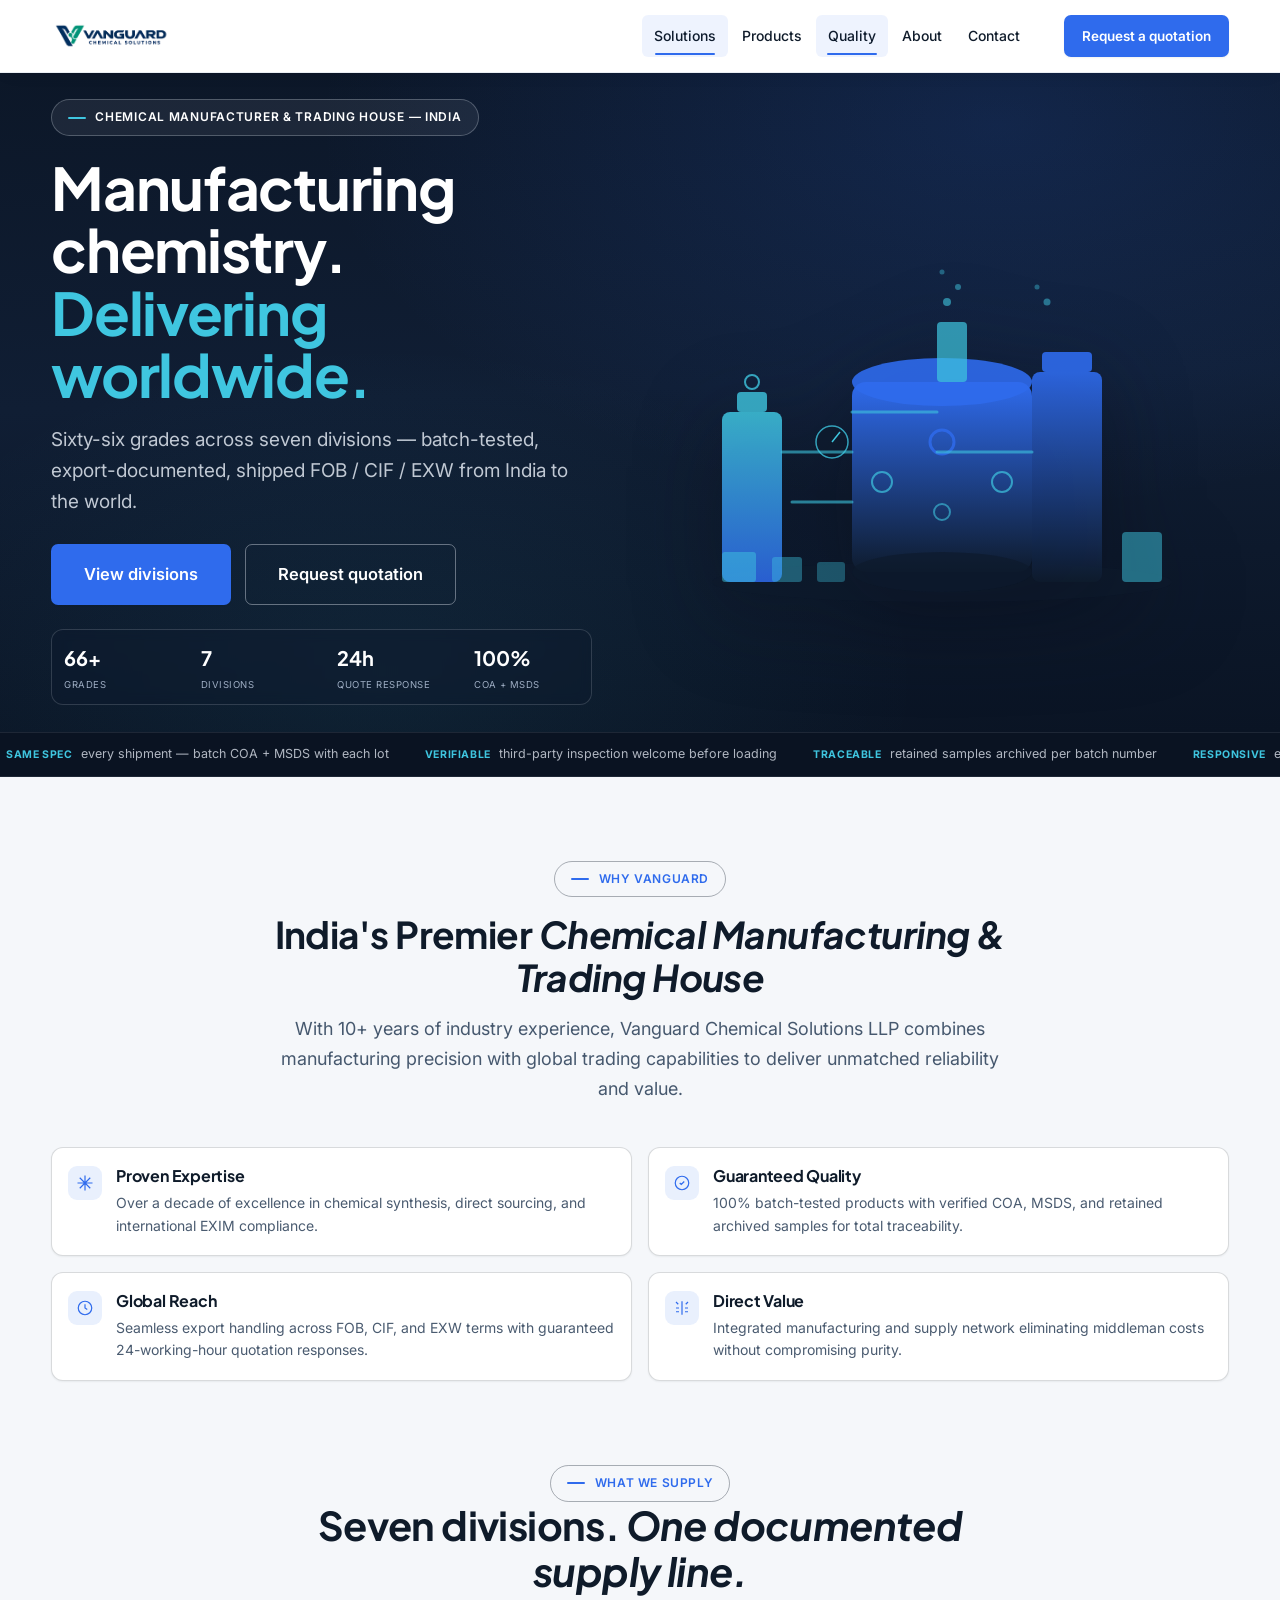
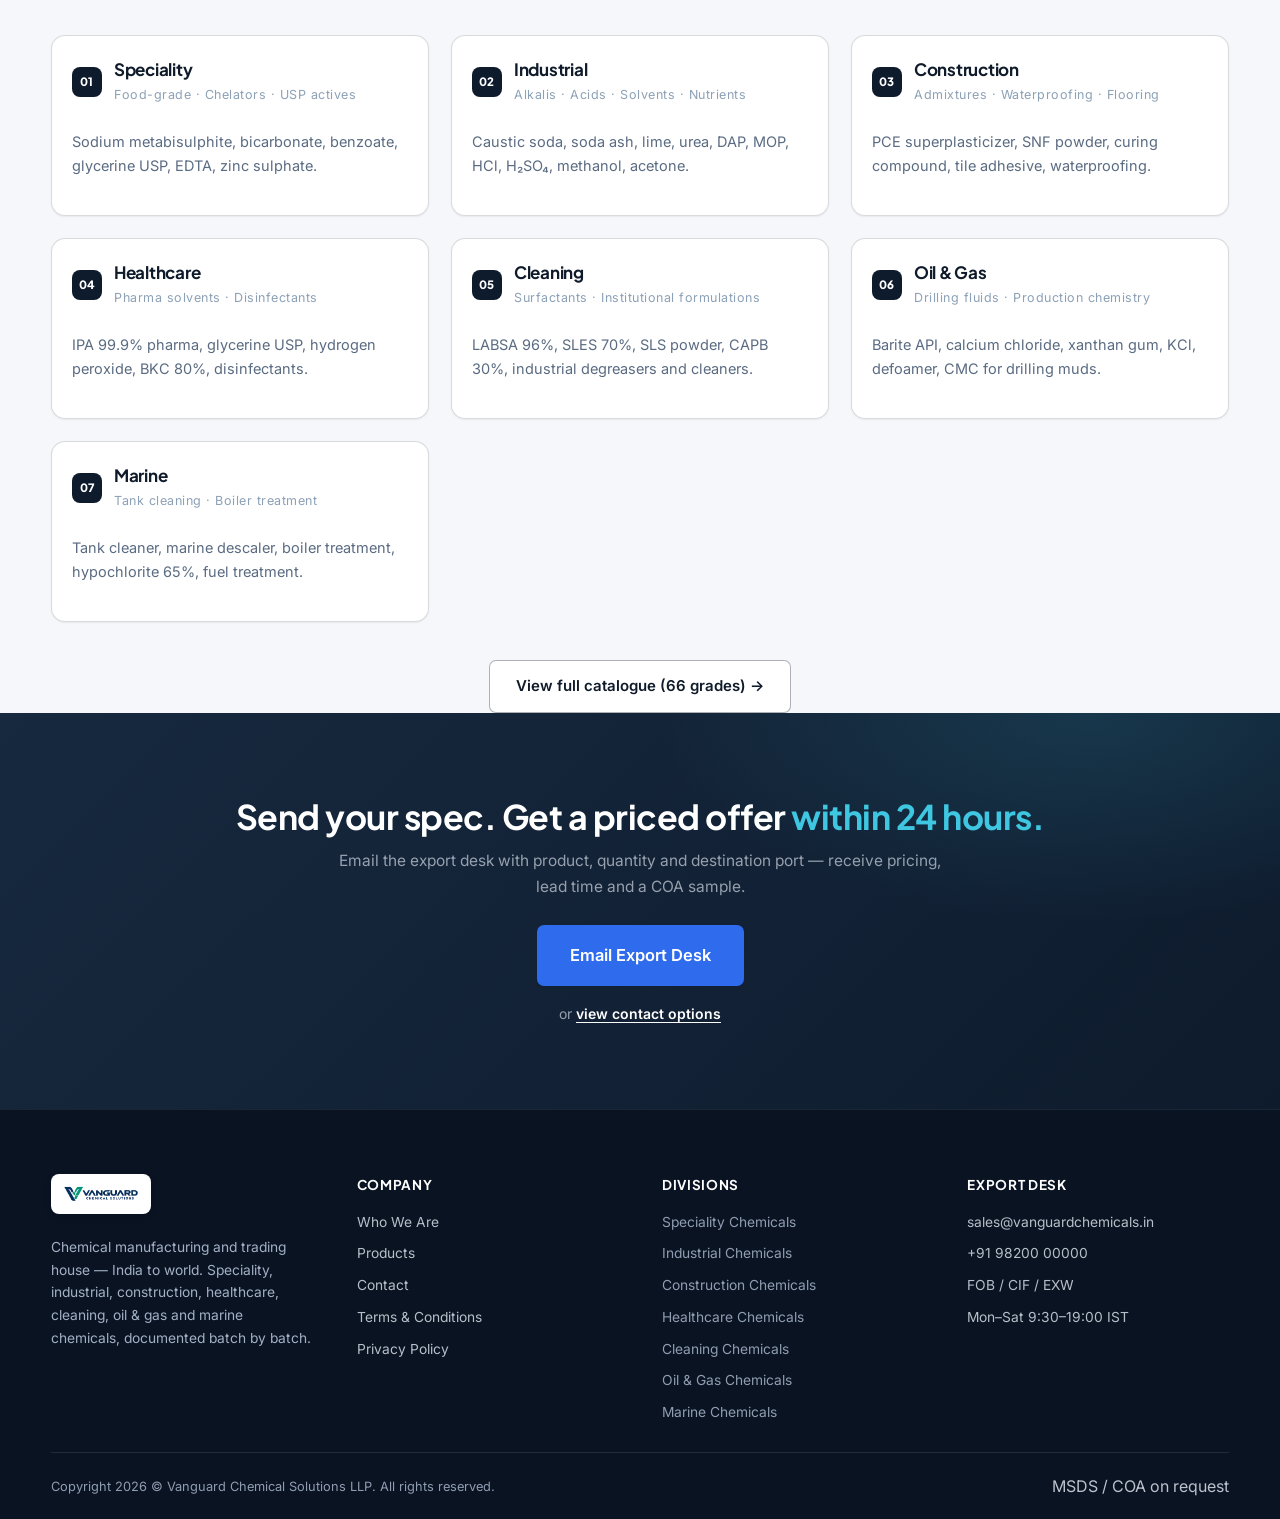
<file: index.html>
<!DOCTYPE html>
<html lang="en" class="no-js">
<head>
<meta charset="UTF-8">
<!-- Viewport optimized for mobile -->
<meta name="viewport" content="width=device-width,initial-scale=1,viewport-fit=cover,interactive-widget=resizes-content">
<title>Vanguard Chemical Solutions — Leading Chemical Manufacturer and Trader in India</title>
<!-- SEO & Social -->
<meta name="description" content="Vanguard Chemical Solutions LLP — chemical manufacturer and trading house from India. Speciality, industrial, construction, healthcare, cleaning, oil &amp; gas and marine chemicals supplied with batch COA + MSDS documentation and export-ready paperwork.">
<meta name="keywords" content="chemical manufacturer India, chemical trading India, speciality chemicals, industrial chemicals, construction chemicals, healthcare chemicals, cleaning chemicals, oil and gas chemicals, marine chemicals, batch COA, MSDS, export documentation">
<meta name="robots" content="index,follow">
<meta name="theme-color" content="#0E1B2D">
<meta name="color-scheme" content="light">
<link rel="canonical" href="https://www.vanguardchemicals.in/">
<meta property="og:type" content="website">
<meta property="og:title" content="Vanguard Chemical Solutions — Leading Chemical Manufacturer and Trader in India">
<meta property="og:description" content="Vanguard Chemical Solutions — Leading Chemical Manufacturer and Trader in India. Speciality, industrial, construction, healthcare, cleaning, oil & gas and marine chemicals with batch COA + MSDS documentation.">
<meta property="og:url" content="https://www.vanguardchemicals.in/">
<meta property="og:image" content="https://www.vanguardchemicals.in/logo.png">
<meta property="og:image:width" content="1200">
<meta property="og:image:height" content="630">
<meta property="og:image:alt" content="Vanguard Chemical Solutions — Leading Chemical Manufacturer and Trader in India">
<meta property="og:type" content="website">
<meta name="twitter:card" content="summary_large_image">
<meta name="twitter:title" content="Vanguard Chemical Solutions — Leading Chemical Manufacturer and Trader in India">
<meta name="twitter:description" content="Vanguard Chemical Solutions — Leading Chemical Manufacturer and Trader in India. Speciality, industrial, construction, healthcare, cleaning, oil & gas and marine chemicals with complete documentation.">
<meta name="twitter:image" content="https://www.vanguardchemicals.in/logo.png">
<meta name="twitter:image:alt" content="Vanguard Chemical Solutions — Leading Chemical Manufacturer and Trader in India">
<!-- Preconnect for faster font loading -->
<link rel="preconnect" href="https://fonts.googleapis.com">
<link rel="preconnect" href="https://fonts.gstatic.com" crossorigin>
<!-- Load only the font weights we need for faster page load -->
<link href="https://fonts.googleapis.com/css2?family=Inter:wght@400;500;600;700&family=Plus+Jakarta+Sans:wght@500;600;700;800&display=swap" rel="stylesheet">
<!-- CSS with cache busting -->
<link rel="stylesheet" href="styles.css?v=18">
<!-- Preload critical resources -->
<link rel="preload" as="image" href="logo.png?v=2">
<!-- DNS prefetch for external domains -->
<link rel="dns-prefetch" href="https://fonts.googleapis.com">
<link rel="dns-prefetch" href="https://fonts.gstatic.com">
</head>
<body class="home-body">
<a class="skip-link" href="#main">Skip to main content</a>
<div class="scroll-progress"></div>

<div class="mobile-panel" id="mobilePanel"></div>
<nav class="mobile-nav" id="mobileNav" aria-label="Mobile navigation">
  <button type="button" class="mobile-close" id="mobileClose" aria-label="Close menu">&#10005;</button>
  <a href="index.html">Home</a>
  <a href="about.html">Who We Are</a>
  <a href="products.html">Products</a>
  <a href="contact.html">Contact</a>
  <a class="btn btn-primary nav-cta" data-close="1" href="mailto:sales@vanguardchemicals.in?subject=Request%20a%20Quotation%20-%20Vanguard%20Chemical%20Solutions&body=">Request a quotation</a>
  <div class="nav-foot">Vanguard Chemical Solutions LLP<br>Chemical manufacturing &amp; trading — India to world.</div>
</nav>

<header class="site-header">
  <div class="header-inner container">
    <a class="brand" href="index.html" aria-label="Vanguard Chemical Solutions — home">
      <img class="brand-logo" src="logo.png?v=2" alt="Vanguard Chemical Solutions LLP">
    </a>
    <nav class="nav-links" aria-label="Primary navigation">
      <a href="index.html#divisions">Solutions</a>
      <a href="products.html">Products</a>
      <a href="index.html#quality">Quality</a>
      <a href="about.html">About</a>
      <a href="contact.html">Contact</a>
    </nav>
    <div class="header-cta">
      <a class="btn btn-primary btn-sm" href="mailto:sales@vanguardchemicals.in?subject=Request%20a%20Quotation%20-%20Vanguard%20Chemical%20Solutions&body=">Request a quotation</a>
    </div>
    <button type="button" class="burger" aria-label="Open menu" aria-expanded="false" aria-controls="mobileNav"><span></span></button>
  </div>
</header>

<main id="main">

  <!-- HERO: Visual story first - chemical manufacturing & trading -->
  <section class="hero home-hero">
    <div class="hero-inner container">
      <div class="hero-copy">
        <span class="hero-eyebrow">Chemical Manufacturer &amp; Trading House — India</span>
        <h1>Manufacturing chemistry.<br><em>Delivering worldwide.</em></h1>
        <p class="lead">Sixty-six grades across seven divisions — batch-tested, export-documented, shipped FOB / CIF / EXW from India to the world.</p>
        <div class="hero-cta">
          <a class="btn btn-primary btn-lg" href="#divisions">View divisions</a>
          <a class="btn btn-outline-light btn-lg" href="mailto:sales@vanguardchemicals.in?subject=Request%20a%20Quotation%20-%20Vanguard%20Chemical%20Solutions&body=">Request quotation</a>
        </div>
        <div class="hero-stats">
          <div class="hstat"><b>66+</b><span>Grades</span></div>
          <div class="hstat"><b>7</b><span>Divisions</span></div>
          <div class="hstat"><b>24h</b><span>Quote response</span></div>
          <div class="hstat"><b>100%</b><span>COA + MSDS</span></div>
        </div>
      </div>
      <div class="hero-scene" data-static="1" aria-hidden="true">
        <!-- Chemical plant / reactor SVG -->
        <svg class="hero-svg" viewBox="0 0 520 420" xmlns="http://www.w3.org/2000/svg">
          <defs>
            <linearGradient id="tg" x1="0" y1="0" x2="0" y2="1">
              <stop offset="0%" stop-color="#3FC6E0"/>
              <stop offset="100%" stop-color="#2F6BED"/>
            </linearGradient>
            <linearGradient id="tg2" x1="0" y1="0" x2="0" y2="1">
              <stop offset="0%" stop-color="#2F6BED"/>
              <stop offset="100%" stop-color="#0E1B2D"/>
            </linearGradient>
          </defs>
          <ellipse cx="260" cy="390" rx="230" ry="20" fill="#0E1B2D" opacity="0.5"/>
          <!-- Main reactor vessel -->
          <rect x="170" y="190" width="180" height="190" rx="14" fill="url(#tg2)"/>
          <ellipse cx="260" cy="190" rx="90" ry="24" fill="#2F6BED" opacity="0.9"/>
          <ellipse cx="260" cy="380" rx="90" ry="20" fill="#0E1B2D" opacity="0.7"/>
          <rect x="255" y="130" width="30" height="60" rx="4" fill="#3FC6E0" opacity="0.7"/>
          <!-- Nozzles -->
          <circle cx="200" cy="290" r="10" fill="none" stroke="#3FC6E0" stroke-width="2" opacity="0.7"/>
          <circle cx="260" cy="320" r="8" fill="none" stroke="#3FC6E0" stroke-width="2" opacity="0.6"/>
          <circle cx="320" cy="290" r="10" fill="none" stroke="#3FC6E0" stroke-width="2" opacity="0.7"/>
          <circle cx="260" cy="250" r="12" fill="none" stroke="#2F6BED" stroke-width="3" opacity="0.8"/>
          <!-- Gauge -->
          <circle cx="150" cy="250" r="16" fill="#0E1B2D" stroke="#3FC6E0" stroke-width="1.5" opacity="0.8"/>
          <line x1="150" y1="250" x2="158" y2="240" stroke="#3FC6E0" stroke-width="1.5"/>
          <!-- Left column -->
          <rect x="40" y="220" width="60" height="170" rx="8" fill="url(#tg)" opacity="0.85"/>
          <rect x="55" y="200" width="30" height="20" rx="4" fill="#3FC6E0" opacity="0.8"/>
          <circle cx="70" cy="190" r="7" fill="none" stroke="#3FC6E0" stroke-width="2" opacity="0.8"/>
          <!-- Right tower -->
          <rect x="350" y="180" width="70" height="210" rx="8" fill="url(#tg2)" opacity="0.9"/>
          <rect x="360" y="160" width="50" height="20" rx="4" fill="#2F6BED" opacity="0.9"/>
          <!-- Connecting pipes -->
          <path d="M100 260h70M110 310h60M170 220h85M255 260h95" stroke="#3FC6E0" stroke-width="3" stroke-linecap="round" opacity="0.6" fill="none"/>
          <!-- Steam / vapor -->
          <circle cx="265" cy="110" r="4" fill="#3FC6E0" opacity="0.6"/>
          <circle cx="276" cy="95" r="3" fill="#3FC6E0" opacity="0.5"/>
          <circle cx="260" cy="80" r="2.5" fill="#3FC6E0" opacity="0.4"/>
          <circle cx="365" cy="110" r="3.5" fill="#3FC6E0" opacity="0.5"/>
          <circle cx="355" cy="95" r="2.5" fill="#3FC6E0" opacity="0.4"/>
          <!-- Drums at bottom -->
          <rect x="40" y="360" width="34" height="30" rx="3" fill="#3FC6E0" opacity="0.5"/>
          <rect x="90" y="365" width="30" height="25" rx="3" fill="#3FC6E0" opacity="0.4"/>
          <rect x="440" y="340" width="40" height="50" rx="4" fill="#3FC6E0" opacity="0.5"/>
          <rect x="135" y="370" width="28" height="20" rx="3" fill="#3FC6E0" opacity="0.35"/>
        </svg>
      </div>
    </div>
  </section>

  <!-- TRUST TICKER -->
  <div class="ticker" aria-hidden="true">
    <div class="ticker-track">
      <span><b>Same spec</b> every shipment — batch COA + MSDS with each lot</span>
      <span><b>Verifiable</b> third-party inspection welcome before loading</span>
      <span><b>Traceable</b> retained samples archived per batch number</span>
      <span><b>Responsive</b> export desk answers within 24 working hours</span>
      <span><b>Compliant</b> correct HS classification, full EXIM documentation</span>
      <span><b>Source direct</b> manufacturer + trader — no middleman</span>
    </div>
  </div>

  <!-- FLAGSHIP: India's premier chemical manufacturer & trader -->
  <section class="flagship">
    <div class="container">
      <div class="flagship-head">
        <span class="eyebrow">Why Vanguard</span>
        <h2>India's Premier <em>Chemical Manufacturing &amp; Trading House</em></h2>
        <p class="intro">With 10+ years of industry experience, Vanguard Chemical Solutions LLP combines manufacturing precision with global trading capabilities to deliver unmatched reliability and value.</p>
      </div>
      <div class="flagship-grid">
        <div class="f-point"><div class="f-ico"><svg width="18" height="18" viewBox="0 0 24 24" fill="none" stroke="currentColor" stroke-width="1.6"><path d="M12 2v20M2 12h20M5 5l14 14M19 5L5 19"/></svg></div><div><h3>Proven Expertise</h3><p>Over a decade of excellence in chemical synthesis, direct sourcing, and international EXIM compliance.</p></div></div>
        <div class="f-point"><div class="f-ico"><svg width="18" height="18" viewBox="0 0 24 24" fill="none" stroke="currentColor" stroke-width="1.6"><path d="M9 12l2 2 4-4M12 3a9 9 0 1 0 0 18 9 9 0 0 0 0-18z"/></svg></div><div><h3>Guaranteed Quality</h3><p>100% batch-tested products with verified COA, MSDS, and retained archived samples for total traceability.</p></div></div>
        <div class="f-point"><div class="f-ico"><svg width="18" height="18" viewBox="0 0 24 24" fill="none" stroke="currentColor" stroke-width="1.6"><circle cx="12" cy="12" r="9"/><path d="M12 7v5l3 2"/></svg></div><div><h3>Global Reach</h3><p>Seamless export handling across FOB, CIF, and EXW terms with guaranteed 24-working-hour quotation responses.</p></div></div>
        <div class="f-point"><div class="f-ico"><svg width="18" height="18" viewBox="0 0 24 24" fill="none" stroke="currentColor" stroke-width="1.6"><path d="M12 3v18M17 7l3-3M7 7L4 4M20 12h-4M8 12H4M20 17h-4M8 17H4"/></svg></div><div><h3>Direct Value</h3><p>Integrated manufacturing and supply network eliminating middleman costs without compromising purity.</p></div></div>
      </div>
    </div>
  </section>

  <!-- DIVISIONS: compact -->
  <section class="divisions" id="divisions">
    <div class="container">
      <div class="section-head center">
        <span class="eyebrow">What we supply</span>
        <h2>Seven divisions. <em>One documented supply line.</em></h2>
      </div>
      <div class="divisions-grid">
        <div class="division-card"><div class="d-top"><span class="division-mark">01</span><div><h3>Speciality</h3><span class="d-kicker">Food-grade · Chelators · USP actives</span></div></div><p>Sodium metabisulphite, bicarbonate, benzoate, glycerine USP, EDTA, zinc sulphate.</p></div>
        <div class="division-card"><div class="d-top"><span class="division-mark">02</span><div><h3>Industrial</h3><span class="d-kicker">Alkalis · Acids · Solvents · Nutrients</span></div></div><p>Caustic soda, soda ash, lime, urea, DAP, MOP, HCl, H₂SO₄, methanol, acetone.</p></div>
        <div class="division-card"><div class="d-top"><span class="division-mark">03</span><div><h3>Construction</h3><span class="d-kicker">Admixtures · Waterproofing · Flooring</span></div></div><p>PCE superplasticizer, SNF powder, curing compound, tile adhesive, waterproofing.</p></div>
        <div class="division-card"><div class="d-top"><span class="division-mark">04</span><div><h3>Healthcare</h3><span class="d-kicker">Pharma solvents · Disinfectants</span></div></div><p>IPA 99.9% pharma, glycerine USP, hydrogen peroxide, BKC 80%, disinfectants.</p></div>
        <div class="division-card"><div class="d-top"><span class="division-mark">05</span><div><h3>Cleaning</h3><span class="d-kicker">Surfactants · Institutional formulations</span></div></div><p>LABSA 96%, SLES 70%, SLS powder, CAPB 30%, industrial degreasers and cleaners.</p></div>
        <div class="division-card"><div class="d-top"><span class="division-mark">06</span><div><h3>Oil &amp; Gas</h3><span class="d-kicker">Drilling fluids · Production chemistry</span></div></div><p>Barite API, calcium chloride, xanthan gum, KCl, defoamer, CMC for drilling muds.</p></div>
        <div class="division-card"><div class="d-top"><span class="division-mark">07</span><div><h3>Marine</h3><span class="d-kicker">Tank cleaning · Boiler treatment</span></div></div><p>Tank cleaner, marine descaler, boiler treatment, hypochlorite 65%, fuel treatment.</p></div>
      </div>
      <div class="section-cta center"><a class="btn btn-ghost" href="products.html">View full catalogue (66 grades) →</a></div>
    </div>
  </section>

  <!-- CTA -->
  <section class="cta-email">
    <div class="container">
      <h2>Send your spec. Get a priced offer <em>within 24 hours.</em></h2>
      <p>Email the export desk with product, quantity and destination port — receive pricing, lead time and a COA sample.</p>
      <a class="btn btn-primary btn-lg" href="mailto:sales@vanguardchemicals.in?subject=RFQ%20-%20Vanguard%20Chemical%20Solutions&body=Product%20%2F%20Grade%3A%20%0D%0AQuantity%3A%20%0D%0APacking%3A%20%0D%0ADestination%20Port%3A%20%0D%0AIncoterm%3A%20%0D%0A">Email Export Desk</a>
      <span class="cta-alt">or <a href="contact.html">view contact options</a></span>
    </div>
  </section>

</main>

<footer class="site-footer">
  <div class="footer-grid container">
    <div class="footer-brand">
      <a class="brand" href="index.html" aria-label="Vanguard Chemical Solutions — home">
        <img class="brand-logo" src="logo.png?v=2" alt="Vanguard Chemical Solutions LLP">
      </a>
      <p>Chemical manufacturing and trading house — India to world. Speciality, industrial, construction, healthcare, cleaning, oil &amp; gas and marine chemicals, documented batch by batch.</p>
    </div>
    <div class="footer-col">
      <h5>Company</h5>
      <ul>
        <li><a href="about.html">Who We Are</a></li>
        <li><a href="products.html">Products</a></li>
        <li><a href="contact.html">Contact</a></li>
        <li><a href="terms.html">Terms &amp; Conditions</a></li>
        <li><a href="privacy.html">Privacy Policy</a></li>
      </ul>
    </div>
    <div class="footer-col plain">
      <h5>Divisions</h5>
      <ul>
        <li>Speciality Chemicals</li>
        <li>Industrial Chemicals</li>
        <li>Construction Chemicals</li>
        <li>Healthcare Chemicals</li>
        <li>Cleaning Chemicals</li>
        <li>Oil &amp; Gas Chemicals</li>
        <li>Marine Chemicals</li>
      </ul>
    </div>
    <div class="footer-col">
      <h5>Export desk</h5>
      <ul>
        <li><a href="mailto:sales@vanguardchemicals.in?subject=Enquiry%20-%20Vanguard%20Chemical%20Solutions&body=">sales@vanguardchemicals.in</a></li>
        <li>+91 98200 00000</li>
        <li>FOB / CIF / EXW</li>
        <li>Mon–Sat 9:30–19:00 IST</li>
      </ul>
    </div>
  </div>
  <div class="footer-bottom container">
    <span>Copyright 2026 © Vanguard Chemical Solutions LLP. All rights reserved.</span>
    <a href="mailto:sales@vanguardchemicals.in?subject=Request%20COA%2FMSDS%20-%20Vanguard%20Chemical%20Solutions&body=">MSDS / COA on request</a>
  </div>
</footer>

<button type="button" class="to-top" id="toTop" aria-label="Back to top">
  <svg viewBox="0 0 24 24"><path d="M12 5v14M7 12h10"/></svg>
</button>

<noscript>
  <div class="js-off-note" style="max-width:760px;margin:0 auto;padding:28px;border:1px solid rgba(15,27,42,.16);border-radius:10px;background:#fff;color:#5A6B82;font-size:14px;line-height:1.6">
    JavaScript is disabled. The mobile menu, product search/filter, 3D hero and quotation form helpers are inactive — the full content remains available, and enquiries can still be emailed directly to <b>sales@vanguardchemicals.in</b>.
  </div>
</noscript>

<script src="products-data.js?v=1"></script>
<script src="app.js?v=5" defer></script>
</body>
</html>
</file>
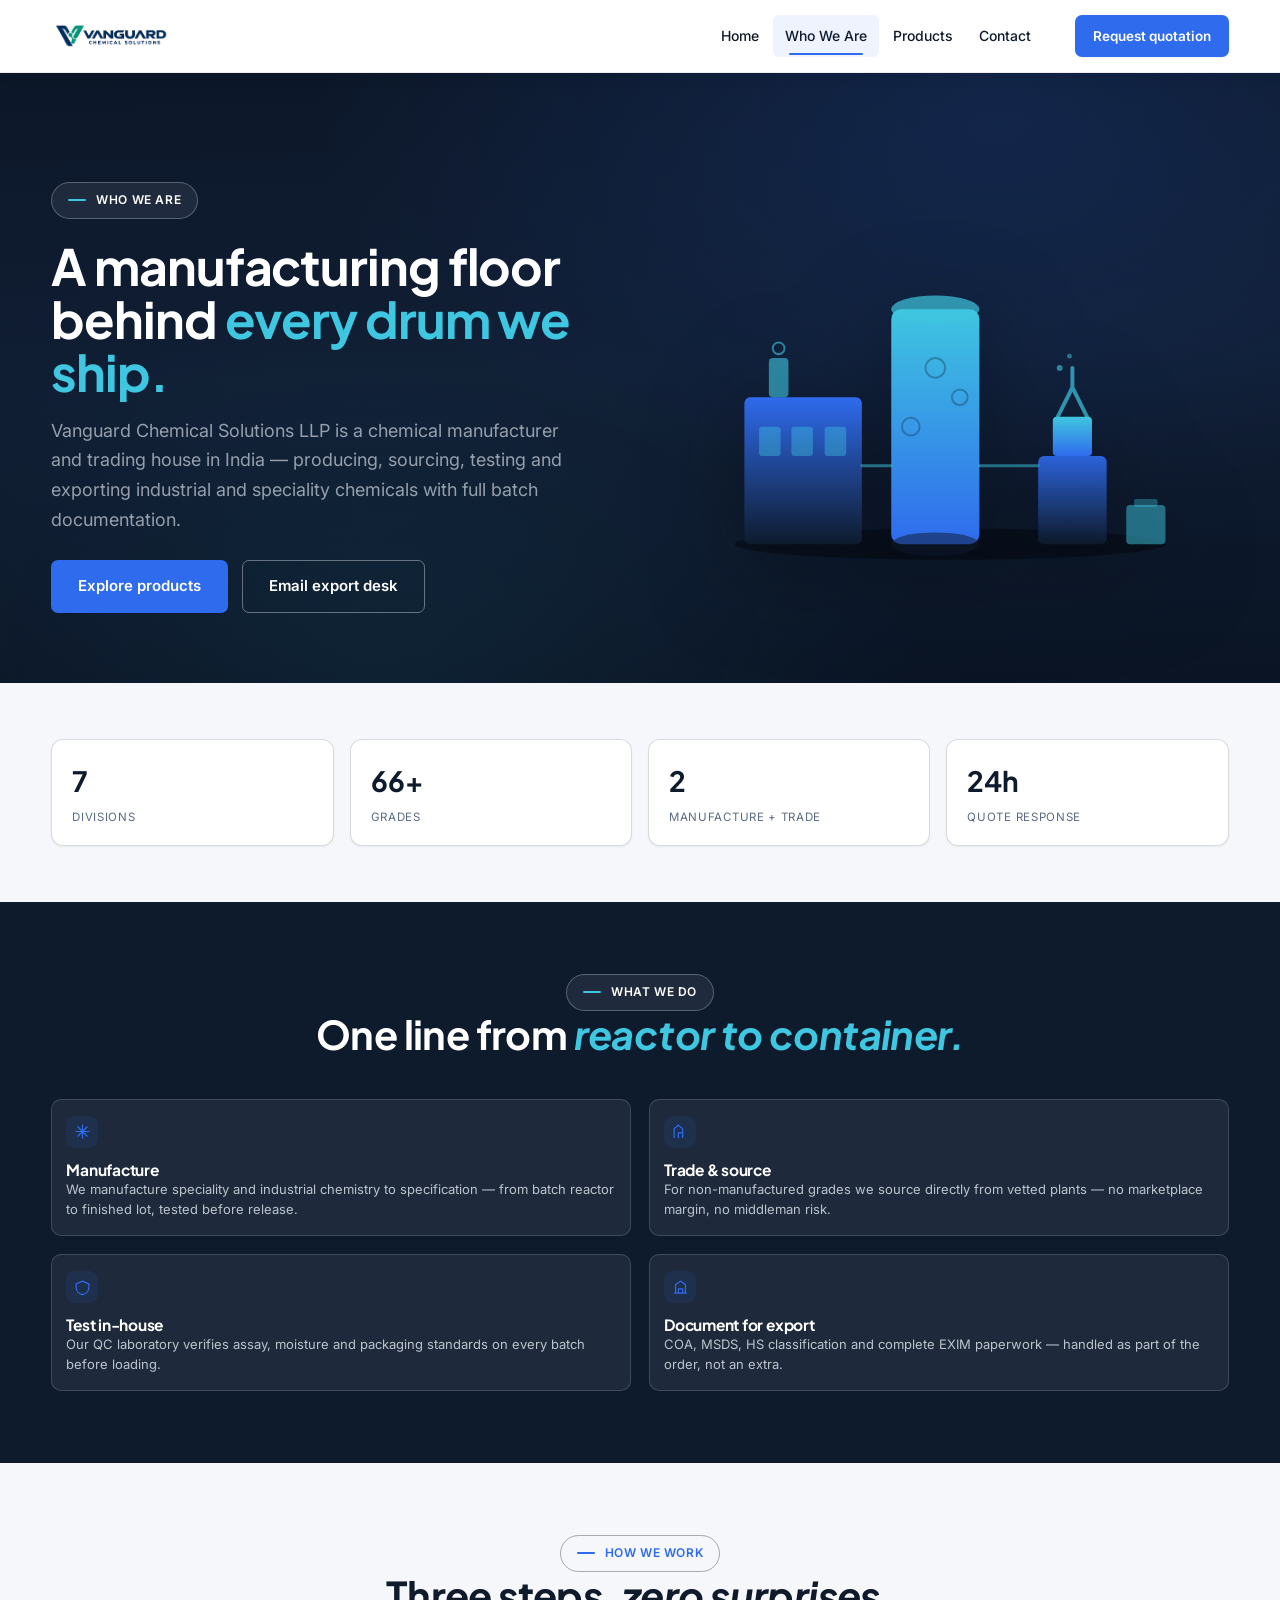
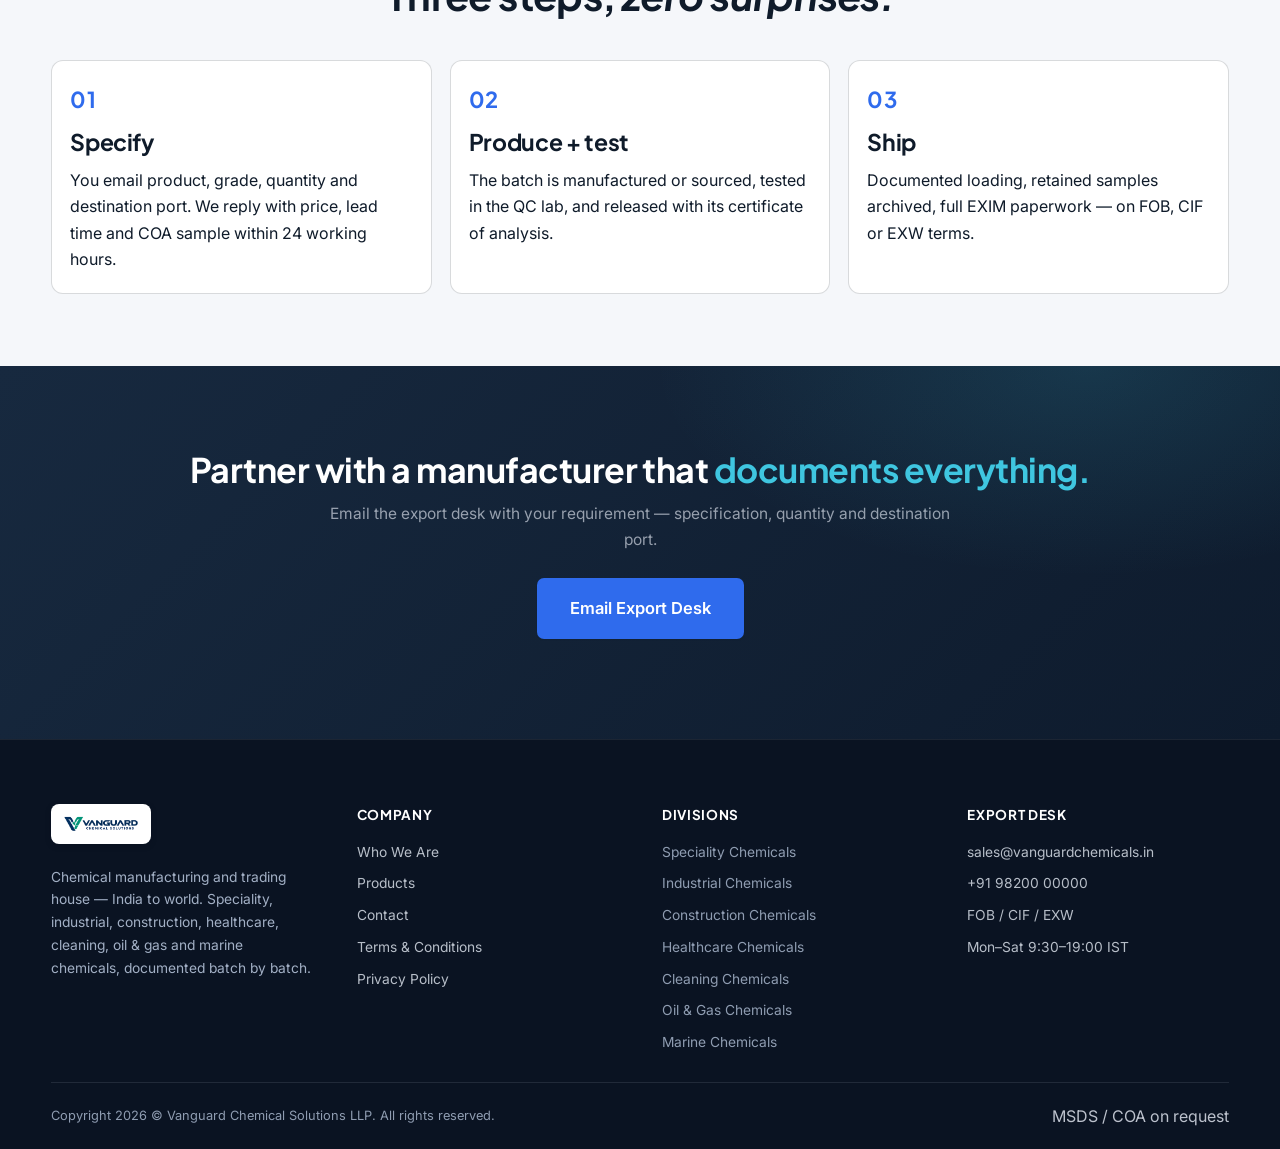
<file: about.html>
<!DOCTYPE html>
<html lang="en">
<head>
<meta charset="UTF-8">
<meta name="viewport" content="width=device-width,initial-scale=1">
<title>Who We Are — Vanguard Chemical Solutions — Leading Chemical Manufacturer and Trader in India</title>
<meta name="description" content="Vanguard Chemical Solutions — Leading Chemical Manufacturer and Trader in India. Learn about our mission, expertise, and commitment to quality chemical manufacturing and export.">
<meta name="robots" content="index,follow">
<meta name="theme-color" content="#0E1B2D">
<!-- Open Graph / Facebook -->
<meta property="og:type" content="website">
<meta property="og:title" content="Who We Are — Vanguard Chemical Solutions — Leading Chemical Manufacturer and Trader in India">
<meta property="og:description" content="Vanguard Chemical Solutions — Leading Chemical Manufacturer and Trader in India. Learn about our mission, expertise, and commitment to quality chemical manufacturing and export.">
<meta property="og:url" content="https://www.vanguardchemicals.in/about.html">
<meta property="og:image" content="https://www.vanguardchemicals.in/logo.png">
<meta property="og:image:alt" content="Vanguard Chemical Solutions — Leading Chemical Manufacturer and Trader in India">
<!-- Twitter -->
<meta name="twitter:card" content="summary_large_image">
<meta name="twitter:title" content="Who We Are — Vanguard Chemical Solutions — Leading Chemical Manufacturer and Trader in India">
<meta name="twitter:description" content="Vanguard Chemical Solutions — Leading Chemical Manufacturer and Trader in India. Learn about our mission, expertise, and commitment to quality.">
<meta name="twitter:image" content="https://www.vanguardchemicals.in/logo.png">
<link rel="canonical" href="https://www.vanguardchemicals.in/about.html">
<link rel="preconnect" href="https://fonts.googleapis.com">
<link rel="preconnect" href="https://fonts.gstatic.com" crossorigin>
<link href="https://fonts.googleapis.com/css2?family=Inter:wght@400;500;600;700&family=Plus+Jakarta+Sans:wght@500;600;700;800&display=swap" rel="stylesheet">
<link rel="stylesheet" href="styles.css?v=18">
</head>
<body>
<a class="skip-link" href="#main">Skip to content</a>

<div class="mobile-panel" id="mobilePanel"></div>
<nav class="mobile-nav" id="mobileNav" aria-label="Mobile navigation">
  <button type="button" class="mobile-close" id="mobileClose" aria-label="Close menu">&#10005;</button>
  <a href="index.html">Home</a>
  <a href="about.html">Who We Are</a>
  <a href="products.html">Products</a>
  <a href="contact.html">Contact</a>
  <a class="btn btn-primary nav-cta" data-close="1" href="mailto:sales@vanguardchemicals.in?subject=Request%20a%20Quotation%20-%20Vanguard%20Chemical%20Solutions&body=">Request a quotation</a>
  <div class="nav-foot">Vanguard Chemical Solutions LLP<br>Chemical manufacturing &amp; trading — India to world.</div>
</nav>

<header class="site-header">
  <div class="header-inner container">
    <a class="brand" href="index.html" aria-label="Vanguard Chemical Solutions LLP">
      <img class="brand-logo" src="logo.png?v=2" alt="Vanguard Chemical Solutions LLP">
    </a>
    <nav class="nav-links" aria-label="Primary">
      <a href="index.html">Home</a>
      <a href="about.html">Who We Are</a>
      <a href="products.html">Products</a>
      <a href="contact.html">Contact</a>
    </nav>
    <div class="header-cta">
      <a class="btn btn-sm btn-primary" href="mailto:sales@vanguardchemicals.in?subject=Request%20a%20Quotation%20-%20Vanguard%20Chemical%20Solutions&body=">Request quotation</a>
    </div>
    <button class="burger" aria-label="Open menu" aria-expanded="false" aria-controls="mobileNav"><span></span></button>
  </div>
</header>
<main id="main">
  <!-- HERO: visual story first -->
  <section class="hero on-dark" style="min-height:min(560px,74vh);padding:clamp(72px,9vw,110px) 0 clamp(48px,6vw,70px)">
    <div class="container cols-split">
      <div>
        <span class="eyebrow">Who we are</span>
        <h1 style="font-size:clamp(30px,4.2vw,50px)">A manufacturing floor behind <em style="color:var(--cyan)">every drum we ship.</em></h1>
        <p class="lead" style="font-size:clamp(15.5px,1.6vw,18px);color:var(--on-navy-muted);margin-top:18px">Vanguard Chemical Solutions LLP is a chemical manufacturer and trading house in India — producing, sourcing, testing and exporting industrial and speciality chemicals with full batch documentation.</p>
        <div class="hero-cta" style="margin-top:26px">
          <a class="btn btn-primary" href="products.html">Explore products</a>
          <a class="btn btn-outline-light" href="mailto:sales@vanguardchemicals.in?subject=Partnership%20Enquiry%20-%20Vanguard">Email export desk</a>
        </div>
      </div>
      <div class="about-hero-visual" aria-hidden="true">
        <svg viewBox="0 0 480 360" xmlns="http://www.w3.org/2000/svg" style="width:100%;height:auto;filter:drop-shadow(0 24px 44px rgba(6,12,24,.5))">
          <defs>
            <linearGradient id="atg" x1="0" y1="0" x2="0" y2="1"><stop offset="0%" stop-color="#3FC6E0"/><stop offset="100%" stop-color="#2F6BED"/></linearGradient>
            <linearGradient id="atg2" x1="0" y1="0" x2="0" y2="1"><stop offset="0%" stop-color="#2F6BED"/><stop offset="100%" stop-color="#0E1B2D"/></linearGradient>
          </defs>
          <ellipse cx="240" cy="330" rx="220" ry="16" fill="#000" opacity="0.35"/>
          <rect x="30" y="180" width="120" height="150" rx="6" fill="url(#atg2)"/>
          <rect x="45" y="210" width="22" height="30" rx="3" fill="#3FC6E0" opacity="0.4"/>
          <rect x="78" y="210" width="22" height="30" rx="3" fill="#3FC6E0" opacity="0.4"/>
          <rect x="112" y="210" width="22" height="30" rx="3" fill="#3FC6E0" opacity="0.4"/>
          <rect x="55" y="140" width="20" height="40" rx="4" fill="#3FC6E0" opacity="0.6"/>
          <circle cx="65" cy="130" r="6" fill="none" stroke="#3FC6E0" stroke-width="2" opacity="0.6"/>
          <rect x="180" y="90" width="90" height="240" rx="10" fill="url(#atg)"/>
          <ellipse cx="225" cy="90" rx="45" ry="14" fill="#3FC6E0" opacity="0.7"/>
          <ellipse cx="225" cy="330" rx="45" ry="12" fill="#0E1B2D" opacity="0.5"/>
          <circle cx="200" cy="210" r="9" fill="none" stroke="#0E1B2D" stroke-width="2" opacity="0.3"/>
          <circle cx="250" cy="180" r="8" fill="none" stroke="#0E1B2D" stroke-width="2" opacity="0.3"/>
          <circle cx="225" cy="150" r="10" fill="none" stroke="#0E1B2D" stroke-width="2" opacity="0.3"/>
          <rect x="330" y="240" width="70" height="90" rx="6" fill="url(#atg2)" opacity="0.9"/>
          <rect x="345" y="200" width="40" height="40" rx="4" fill="url(#atg)"/>
          <path d="M350 200L365 170l0 -20M380 200l-15 -30" stroke="#3FC6E0" stroke-width="4" fill="none" stroke-linecap="round" opacity="0.7"/>
          <circle cx="352" cy="150" r="3" fill="#3FC6E0" opacity="0.6"/>
          <circle cx="362" cy="138" r="2.5" fill="#3FC6E0" opacity="0.5"/>
          <path d="M150 250h30M270 250h60" stroke="#3FC6E0" stroke-width="3" stroke-linecap="round" opacity="0.5"/>
          <rect x="420" y="290" width="40" height="40" rx="4" fill="#3FC6E0" opacity="0.5"/>
          <rect x="428" y="284" width="24" height="8" rx="2" fill="#3FC6E0" opacity="0.35"/>
        </svg>
      </div>
    </div>
  </section>

  <!-- QUICK FACTS -->
  <section style="padding:clamp(38px,5vw,56px) 0">
    <div class="container">
      <div class="cols-4">
        <div class="stat-light"><strong>7</strong><span>Divisions</span></div>
        <div class="stat-light"><strong>66+</strong><span>Grades</span></div>
        <div class="stat-light"><strong>2</strong><span>Manufacture + Trade</span></div>
        <div class="stat-light"><strong>24h</strong><span>Quote response</span></div>
      </div>
    </div>
  </section>

  <!-- WHAT WE DO: 4 compact cards -->
  <section class="on-dark" style="padding:clamp(48px,6vw,72px) 0">
    <div class="container">
      <div class="section-head center">
        <span class="eyebrow">What we do</span>
        <h2 style="color:#fff">One line from <em style="color:var(--cyan)">reactor to container.</em></h2>
      </div>
      <div class="cols-2 cards-navy">
        <div class="card"><div class="card-icon"><svg viewBox="0 0 24 24"><path d="M12 2v20M2 12h20M5 5l14 14M19 5L5 19"/></svg></div><h3>Manufacture</h3><p>We manufacture speciality and industrial chemistry to specification — from batch reactor to finished lot, tested before release.</p></div>
        <div class="card"><div class="card-icon"><svg viewBox="0 0 24 24"><path d="M3 21V8l6-5 6 5v13M9 21v-7h6v7"/></svg></div><h3>Trade &amp; source</h3><p>For non-manufactured grades we source directly from vetted plants — no marketplace margin, no middleman risk.</p></div>
        <div class="card"><div class="card-icon"><svg viewBox="0 0 24 24"><path d="M12 3l9 4v5c0 5-4 9-9 10-5-1-9-5-9-10V7l9-4z"/></svg></div><h3>Test in-house</h3><p>Our QC laboratory verifies assay, moisture and packaging standards on every batch before loading.</p></div>
        <div class="card"><div class="card-icon"><svg viewBox="0 0 24 24"><path d="M3 20h18M5 20V8l7-5 7 5v12M9 20v-6h6v6"/></svg></div><h3>Document for export</h3><p>COA, MSDS, HS classification and complete EXIM paperwork — handled as part of the order, not an extra.</p></div>
      </div>
    </div>
  </section>

  <!-- HOW WE WORK: 3 steps -->
  <section style="padding:clamp(48px,6vw,72px) 0">
    <div class="container">
      <div class="section-head center">
        <span class="eyebrow">How we work</span>
        <h2>Three steps, <em>zero surprises.</em></h2>
      </div>
      <div class="cols-3">
        <div class="step"><strong>01</strong><h3>Specify</h3><p>You email product, grade, quantity and destination port. We reply with price, lead time and COA sample within 24 working hours.</p></div>
        <div class="step"><strong>02</strong><h3>Produce + test</h3><p>The batch is manufactured or sourced, tested in the QC lab, and released with its certificate of analysis.</p></div>
        <div class="step"><strong>03</strong><h3>Ship</h3><p>Documented loading, retained samples archived, full EXIM paperwork — on FOB, CIF or EXW terms.</p></div>
      </div>
    </div>
  </section>

  <section class="cta-email">
    <div class="container">
      <h2>Partner with a manufacturer that <em>documents everything.</em></h2>
      <p>Email the export desk with your requirement — specification, quantity and destination port.</p>
      <a class="btn btn-primary btn-lg" href="mailto:sales@vanguardchemicals.in?subject=Partnership%20Enquiry%20-%20Vanguard">Email Export Desk</a>
    </div>
  </section>
</main>


<footer class="site-footer">
  <div class="footer-grid container">
    <div class="footer-brand">
      <a class="brand" href="index.html" aria-label="Vanguard Chemical Solutions LLP">
        <img class="brand-logo" src="logo.png?v=2" alt="Vanguard Chemical Solutions LLP">
      </a>
      <p>Chemical manufacturing and trading house — India to world. Speciality, industrial, construction, healthcare, cleaning, oil &amp; gas and marine chemicals, documented batch by batch.</p>
    </div>
    <div class="footer-col">
      <h5>Company</h5>
      <ul>
        <li><a href="about.html">Who We Are</a></li>
        <li><a href="products.html">Products</a></li>
        <li><a href="contact.html">Contact</a></li>
        <li><a href="terms.html">Terms &amp; Conditions</a></li>
        <li><a href="privacy.html">Privacy Policy</a></li>
      </ul>
    </div>
    <div class="footer-col plain">
      <h5>Divisions</h5>
      <ul>
        <li>Speciality Chemicals</li>
        <li>Industrial Chemicals</li>
        <li>Construction Chemicals</li>
        <li>Healthcare Chemicals</li>
        <li>Cleaning Chemicals</li>
        <li>Oil &amp; Gas Chemicals</li>
        <li>Marine Chemicals</li>
      </ul>
    </div>
    <div class="footer-col">
      <h5>Export desk</h5>
      <ul>
        <li><a href="mailto:sales@vanguardchemicals.in?subject=Enquiry%20-%20Vanguard%20Chemical%20Solutions&body=">sales@vanguardchemicals.in</a></li>
        <li>+91 98200 00000</li>
        <li>FOB / CIF / EXW</li>
        <li>Mon–Sat 9:30–19:00 IST</li>
      </ul>
    </div>
  </div>
  <div class="footer-bottom container">
    <span>Copyright 2026 © Vanguard Chemical Solutions LLP. All rights reserved.</span>
    <a href="mailto:sales@vanguardchemicals.in?subject=Request%20COA%2FMSDS%20-%20Vanguard%20Chemical%20Solutions&body=">MSDS / COA on request</a>
  </div>
</footer>

<button type="button" class="to-top" id="toTop" aria-label="Back to top">
  <svg viewBox="0 0 24 24"><path d="M12 5v14M7 12h10"/></svg>
</button>

<noscript><div style="max-width:760px;margin:0 auto;padding:28px;border:1px solid rgba(15,27,42,.16);border-radius:10px;background:#fff;color:#5A6B82;font-size:14px;line-height:1.6">JavaScript is disabled. The mobile menu and product filters are inactive — content remains available and enquiries can be emailed to <b>sales@vanguardchemicals.in</b>.</div></noscript>
<script src="app.js?v=5" defer></script>
</body>
</html>
</file>
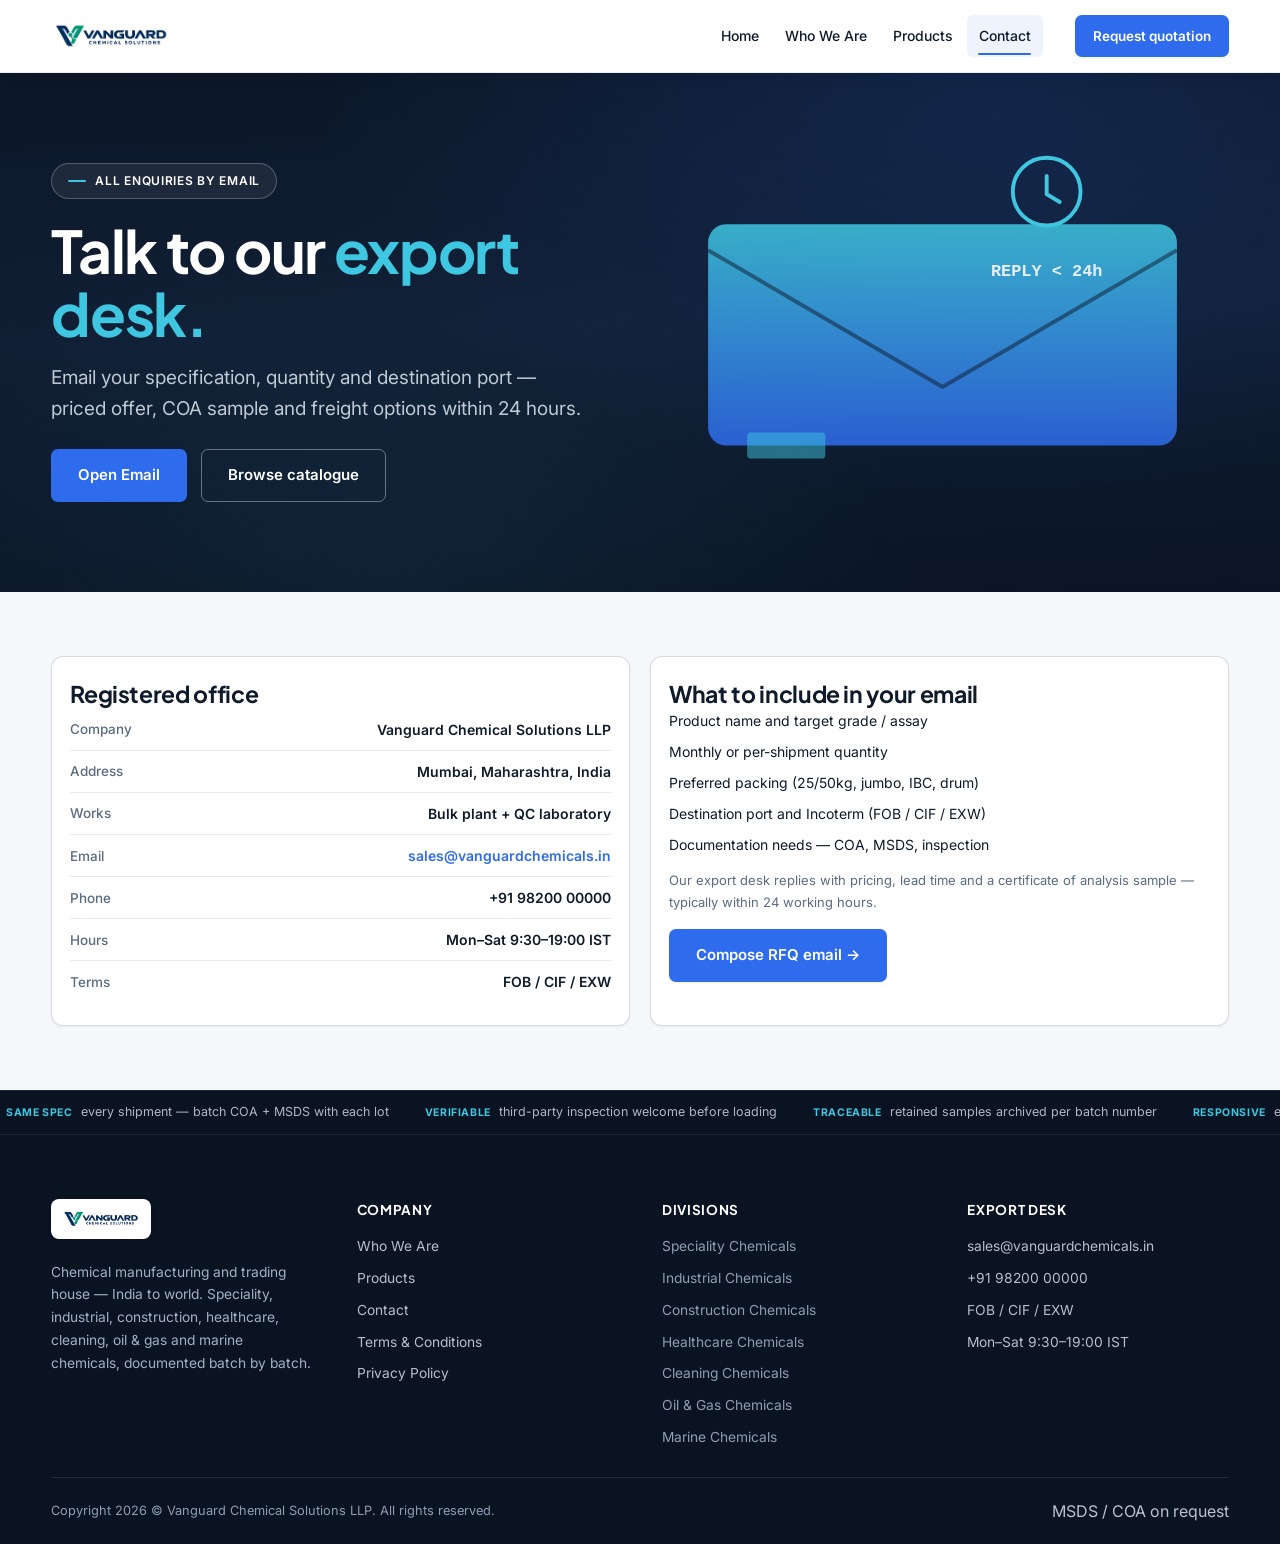
<file: contact.html>
<!DOCTYPE html>
<html lang="en">
<head>
<meta charset="UTF-8">
<meta name="viewport" content="width=device-width,initial-scale=1">
<title>Contact Us — Email the Export Desk | Vanguard Chemical Solutions — Leading Chemical Manufacturer and Trader in India</title>
<meta name="description" content="Contact Vanguard Chemical Solutions — Leading Chemical Manufacturer and Trader in India. Email sales@vanguardchemicals.in with specification, quantity and destination port for a priced offer within 24 hours.">
<meta name="robots" content="index,follow">
<meta name="theme-color" content="#0E1B2D">
<!-- Open Graph / Facebook -->
<meta property="og:type" content="website">
<meta property="og:title" content="Contact Us — Vanguard Chemical Solutions — Leading Chemical Manufacturer and Trader in India">
<meta property="og:description" content="Contact Vanguard Chemical Solutions — Leading Chemical Manufacturer and Trader in India. Email sales@vanguardchemicals.in for quotation requests.">
<meta property="og:url" content="https://www.vanguardchemicals.in/contact.html">
<meta property="og:image" content="https://www.vanguardchemicals.in/logo.png">
<meta property="og:image:alt" content="Vanguard Chemical Solutions — Leading Chemical Manufacturer and Trader in India">
<!-- Twitter -->
<meta name="twitter:card" content="summary_large_image">
<meta name="twitter:title" content="Contact Us — Vanguard Chemical Solutions — Leading Chemical Manufacturer and Trader in India">
<meta name="twitter:description" content="Contact Vanguard Chemical Solutions — Leading Chemical Manufacturer and Trader in India. Email sales@vanguardchemicals.in for inquiries.">
<meta name="twitter:image" content="https://www.vanguardchemicals.in/logo.png">
<link rel="canonical" href="https://www.vanguardchemicals.in/contact.html">
<link rel="preconnect" href="https://fonts.googleapis.com">
<link rel="preconnect" href="https://fonts.gstatic.com" crossorigin>
<link href="https://fonts.googleapis.com/css2?family=Inter:wght@400;500;600;700&family=Plus+Jakarta+Sans:wght@500;600;700;800&display=swap" rel="stylesheet">
<link rel="stylesheet" href="styles.css?v=18">
</head>
<body>
<a class="skip-link" href="#main">Skip to content</a>

<div class="mobile-panel" id="mobilePanel"></div>
<nav class="mobile-nav" id="mobileNav" aria-label="Mobile navigation">
  <button type="button" class="mobile-close" id="mobileClose" aria-label="Close menu">&#10005;</button>
  <a href="index.html">Home</a>
  <a href="about.html">Who We Are</a>
  <a href="products.html">Products</a>
  <a href="contact.html">Contact</a>
  <a class="btn btn-primary nav-cta" data-close="1" href="mailto:sales@vanguardchemicals.in?subject=Request%20a%20Quotation%20-%20Vanguard%20Chemical%20Solutions&body=">Request a quotation</a>
  <div class="nav-foot">Vanguard Chemical Solutions LLP<br>Chemical manufacturing &amp; trading — India to world.</div>
</nav>

<header class="site-header">
  <div class="header-inner container">
    <a class="brand" href="index.html" aria-label="Vanguard Chemical Solutions LLP">
      <img class="brand-logo" src="logo.png?v=2" alt="Vanguard Chemical Solutions LLP">
    </a>
    <nav class="nav-links" aria-label="Primary">
      <a href="index.html">Home</a>
      <a href="about.html">Who We Are</a>
      <a href="products.html">Products</a>
      <a href="contact.html">Contact</a>
    </nav>
    <div class="header-cta">
      <a class="btn btn-sm btn-primary" href="mailto:sales@vanguardchemicals.in?subject=Request%20a%20Quotation%20-%20Vanguard%20Chemical%20Solutions&body=">Request quotation</a>
    </div>
    <button class="burger" aria-label="Open menu" aria-expanded="false" aria-controls="mobileNav"><span></span></button>
  </div>
</header>
<main id="main">
  <header class="hero" style="min-height:min(520px,70vh)">
    <div class="hero-inner container">
      <div class="hero-copy">
        <span class="hero-eyebrow">All enquiries by email</span>
        <h1>Talk to our <em>export desk.</em></h1>
        <p class="lead">Email your specification, quantity and destination port — priced offer, COA sample and freight options within 24 hours.</p>
        <div class="hero-cta" style="margin-top:24px">
          <a class="btn btn-primary" href="mailto:sales@vanguardchemicals.in?subject=Enquiry%20-%20Vanguard%20Chemical%20Solutions">Open Email</a>
          <a class="btn btn-outline-light" href="products.html">Browse catalogue</a>
        </div>
      </div>
      <div class="hero-extra" aria-hidden="true">
        <svg viewBox="0 0 440 300" xmlns="http://www.w3.org/2000/svg" style="width:100%;height:auto">
          <defs><linearGradient id="ctg" x1="0" y1="0" x2="0" y2="1"><stop offset="0%" stop-color="#3FC6E0"/><stop offset="100%" stop-color="#2F6BED"/></linearGradient></defs>
          <rect x="40" y="70" width="360" height="170" rx="14" fill="url(#ctg)" opacity="0.85"/>
          <path d="M40 90l180 105 180-105" stroke="#0E1B2D" stroke-width="3" fill="none" opacity="0.5"/>
          <rect x="70" y="230" width="60" height="20" rx="3" fill="#3FC6E0" opacity="0.5"/>
          <circle cx="300" cy="45" r="26" fill="none" stroke="#3FC6E0" stroke-width="3"/>
          <path d="M300 33v14l10 6" stroke="#3FC6E0" stroke-width="3" fill="none" stroke-linecap="round"/>
          <text x="300" y="110" text-anchor="middle" fill="#E8EEF7" font-size="13" font-weight="600" font-family="monospace">REPLY &lt; 24h</text>
        </svg>
      </div>
    </div>
  </header>

  <section style="padding:clamp(44px,6vw,64px) 0">
    <div class="container">
      <div class="cols-2" style="gap:20px">
        <div class="card">
          <h3>Registered office</h3>
          <div class="spec-row"><span>Company</span><b>Vanguard Chemical Solutions LLP</b></div>
          <div class="spec-row"><span>Address</span><b>Mumbai, Maharashtra, India</b></div>
          <div class="spec-row"><span>Works</span><b>Bulk plant + QC laboratory</b></div>
          <div class="spec-row"><span>Email</span><b><a href="mailto:sales@vanguardchemicals.in">sales@vanguardchemicals.in</a></b></div>
          <div class="spec-row"><span>Phone</span><b>+91 98200 00000</b></div>
          <div class="spec-row"><span>Hours</span><b>Mon–Sat 9:30–19:00 IST</b></div>
          <div class="spec-row"><span>Terms</span><b>FOB / CIF / EXW</b></div>
        </div>
        <div class="card">
          <h3>What to include in your email</h3>
          <ul class="check">
            <li>Product name and target grade / assay</li>
            <li>Monthly or per-shipment quantity</li>
            <li>Preferred packing (25/50kg, jumbo, IBC, drum)</li>
            <li>Destination port and Incoterm (FOB / CIF / EXW)</li>
            <li>Documentation needs — COA, MSDS, inspection</li>
          </ul>
          <p class="sub" style="font-size:13px;margin-top:14px">Our export desk replies with pricing, lead time and a certificate of analysis sample — typically within 24 working hours.</p>
          <a class="btn btn-primary" style="margin-top:16px" href="mailto:sales@vanguardchemicals.in?subject=RFQ%20-%20Vanguard%20Chemical%20Solutions&body=Product%20%2F%20Grade%3A%20%0D%0AQuantity%3A%20%0D%0APacking%3A%20%0D%0ADestination%20Port%3A%20%0D%0AIncoterm%3A%20%0D%0A">Compose RFQ email →</a>
        </div>
      </div>
    </div>
  </section>

  <div class="ticker" aria-hidden="true">
    <div class="ticker-track">
      <span><b>Same spec</b> every shipment — batch COA + MSDS with each lot</span>
      <span><b>Verifiable</b> third-party inspection welcome before loading</span>
      <span><b>Traceable</b> retained samples archived per batch number</span>
      <span><b>Responsive</b> export desk answers within 24 working hours</span>
      <span><b>Compliant</b> correct HS classification, full EXIM documentation</span>
    </div>
  </div>
</main>


<footer class="site-footer">
  <div class="footer-grid container">
    <div class="footer-brand">
      <a class="brand" href="index.html" aria-label="Vanguard Chemical Solutions LLP">
        <img class="brand-logo" src="logo.png?v=2" alt="Vanguard Chemical Solutions LLP">
      </a>
      <p>Chemical manufacturing and trading house — India to world. Speciality, industrial, construction, healthcare, cleaning, oil &amp; gas and marine chemicals, documented batch by batch.</p>
    </div>
    <div class="footer-col">
      <h5>Company</h5>
      <ul>
        <li><a href="about.html">Who We Are</a></li>
        <li><a href="products.html">Products</a></li>
        <li><a href="contact.html">Contact</a></li>
        <li><a href="terms.html">Terms &amp; Conditions</a></li>
        <li><a href="privacy.html">Privacy Policy</a></li>
      </ul>
    </div>
    <div class="footer-col plain">
      <h5>Divisions</h5>
      <ul>
        <li>Speciality Chemicals</li>
        <li>Industrial Chemicals</li>
        <li>Construction Chemicals</li>
        <li>Healthcare Chemicals</li>
        <li>Cleaning Chemicals</li>
        <li>Oil &amp; Gas Chemicals</li>
        <li>Marine Chemicals</li>
      </ul>
    </div>
    <div class="footer-col">
      <h5>Export desk</h5>
      <ul>
        <li><a href="mailto:sales@vanguardchemicals.in?subject=Enquiry%20-%20Vanguard%20Chemical%20Solutions&body=">sales@vanguardchemicals.in</a></li>
        <li>+91 98200 00000</li>
        <li>FOB / CIF / EXW</li>
        <li>Mon–Sat 9:30–19:00 IST</li>
      </ul>
    </div>
  </div>
  <div class="footer-bottom container">
    <span>Copyright 2026 © Vanguard Chemical Solutions LLP. All rights reserved.</span>
    <a href="mailto:sales@vanguardchemicals.in?subject=Request%20COA%2FMSDS%20-%20Vanguard%20Chemical%20Solutions&body=">MSDS / COA on request</a>
  </div>
</footer>

<button type="button" class="to-top" id="toTop" aria-label="Back to top">
  <svg viewBox="0 0 24 24"><path d="M12 5v14M7 12h10"/></svg>
</button>

<noscript><div style="max-width:760px;margin:0 auto;padding:28px;border:1px solid rgba(15,27,42,.16);border-radius:10px;background:#fff;color:#5A6B82;font-size:14px;line-height:1.6">JavaScript is disabled. The mobile menu and product filters are inactive — content remains available and enquiries can be emailed to <b>sales@vanguardchemicals.in</b>.</div></noscript>
<script src="app.js?v=5" defer></script>
</body>
</html>
</file>
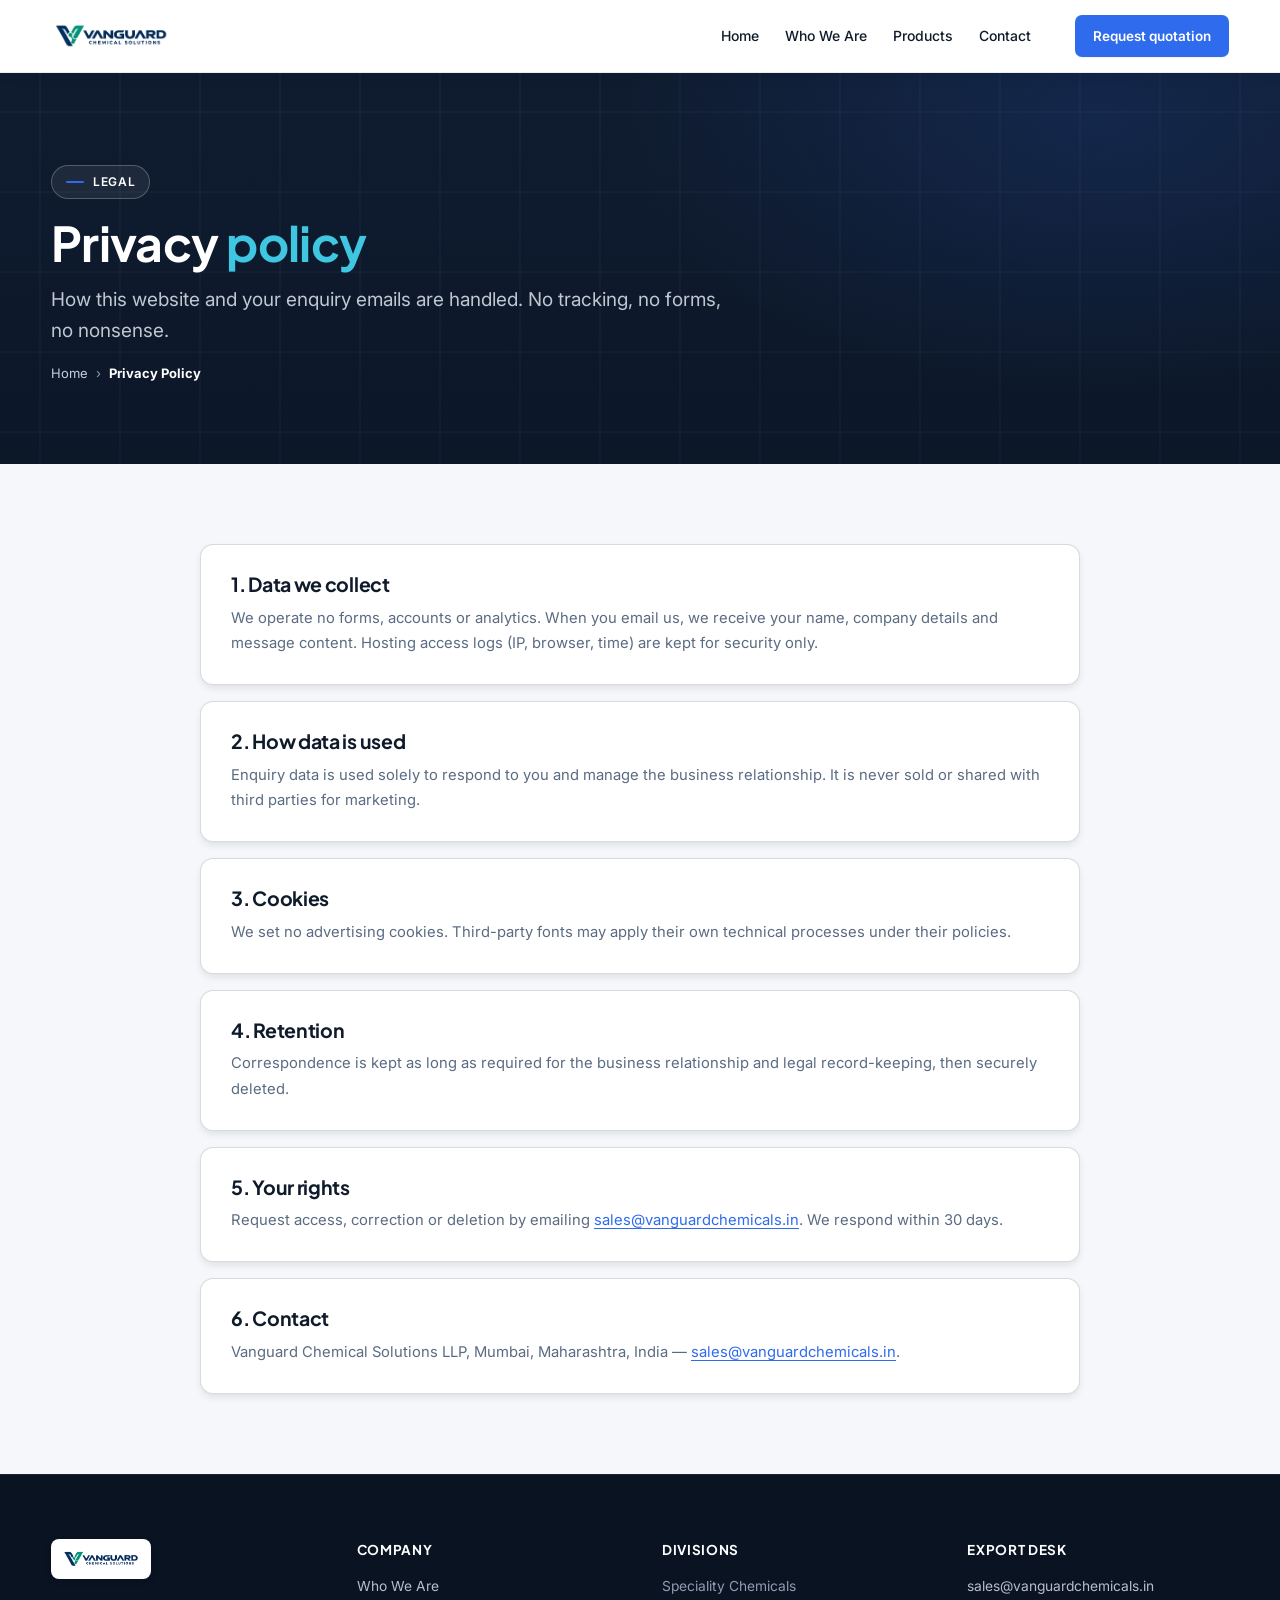
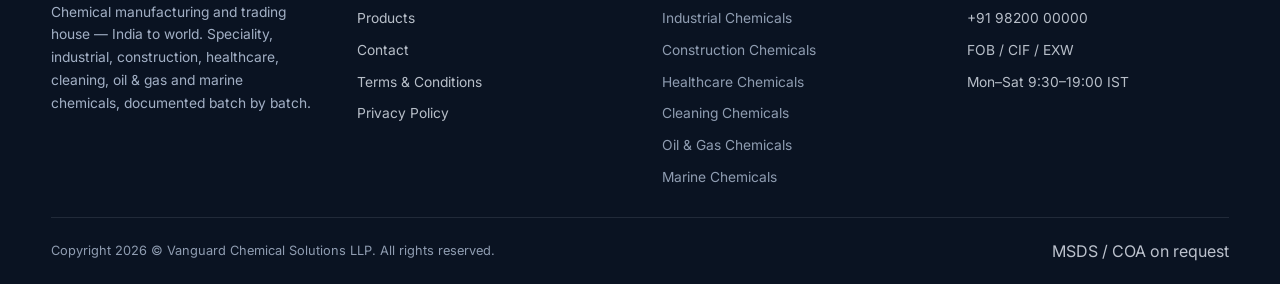
<file: privacy.html>
<!DOCTYPE html>
<html lang="en">
<head>
<meta charset="UTF-8">
<meta name="viewport" content="width=device-width,initial-scale=1">
<title>Privacy Policy — Vanguard Chemical Solutions — Leading Chemical Manufacturer and Trader in India</title>
<meta name="description" content="Privacy policy for Vanguard Chemical Solutions — Leading Chemical Manufacturer and Trader in India. No tracking, no forms, email-only enquiries.">
<meta name="robots" content="index,follow">
<meta name="theme-color" content="#0E1B2D">
<!-- Open Graph / Facebook -->
<meta property="og:type" content="website">
<meta property="og:title" content="Privacy Policy — Vanguard Chemical Solutions — Leading Chemical Manufacturer and Trader in India">
<meta property="og:description" content="Privacy policy for Vanguard Chemical Solutions — Leading Chemical Manufacturer and Trader in India.">
<meta property="og:url" content="https://www.vanguardchemicals.in/privacy.html">
<meta property="og:image" content="https://www.vanguardchemicals.in/logo.png">
<meta property="og:image:alt" content="Vanguard Chemical Solutions — Leading Chemical Manufacturer and Trader in India">
<!-- Twitter -->
<meta name="twitter:card" content="summary_large_image">
<meta name="twitter:title" content="Privacy Policy — Vanguard Chemical Solutions">
<meta name="twitter:description" content="Privacy policy for Vanguard Chemical Solutions — Leading Chemical Manufacturer and Trader in India.">
<meta name="twitter:image" content="https://www.vanguardchemicals.in/logo.png">
<link rel="canonical" href="https://www.vanguardchemicals.in/privacy.html">
<link rel="preconnect" href="https://fonts.googleapis.com">
<link rel="preconnect" href="https://fonts.gstatic.com" crossorigin>
<link href="https://fonts.googleapis.com/css2?family=Inter:wght@400;500;600;700&family=Plus+Jakarta+Sans:wght@500;600;700;800&display=swap" rel="stylesheet">
<link rel="stylesheet" href="styles.css?v=18">
</head>
<body>
<a class="skip-link" href="#main">Skip to content</a>

<div class="mobile-panel" id="mobilePanel"></div>
<nav class="mobile-nav" id="mobileNav" aria-label="Mobile navigation">
  <button type="button" class="mobile-close" id="mobileClose" aria-label="Close menu">&#10005;</button>
  <a href="index.html">Home</a>
  <a href="about.html">Who We Are</a>
  <a href="products.html">Products</a>
  <a href="contact.html">Contact</a>
  <a class="btn btn-primary nav-cta" data-close="1" href="mailto:sales@vanguardchemicals.in?subject=Request%20a%20Quotation%20-%20Vanguard%20Chemical%20Solutions&body=">Request a quotation</a>
  <div class="nav-foot">Vanguard Chemical Solutions LLP<br>Chemical manufacturing &amp; trading — India to world.</div>
</nav>

<header class="site-header">
  <div class="header-inner container">
    <a class="brand" href="index.html" aria-label="Vanguard Chemical Solutions LLP">
      <img class="brand-logo" src="logo.png?v=2" alt="Vanguard Chemical Solutions LLP">
    </a>
    <nav class="nav-links" aria-label="Primary">
      <a href="index.html">Home</a>
      <a href="about.html">Who We Are</a>
      <a href="products.html">Products</a>
      <a href="contact.html">Contact</a>
    </nav>
    <div class="header-cta">
      <a class="btn btn-sm btn-primary" href="mailto:sales@vanguardchemicals.in?subject=Request%20a%20Quotation%20-%20Vanguard%20Chemical%20Solutions&body=">Request quotation</a>
    </div>
    <button class="burger" aria-label="Open menu" aria-expanded="false" aria-controls="mobileNav"><span></span></button>
  </div>
</header>
<main id="main">
  <header class="page-hero">
    <div class="container">
      <span class="eyebrow">Legal</span>
      <h1>Privacy <em>policy</em></h1>
      <p class="lead">How this website and your enquiry emails are handled. No tracking, no forms, no nonsense.</p>
      <div class="crumbs"><a href="index.html">Home</a><span>&#8250;</span><b>Privacy Policy</b></div>
    </div>
  </header>
  <section class="section section--slim">
    <div class="container">
      <div class="legal-card"><h2>1. Data we collect</h2><p>We operate no forms, accounts or analytics. When you email us, we receive your name, company details and message content. Hosting access logs (IP, browser, time) are kept for security only.</p></div>
      <div class="legal-card"><h2>2. How data is used</h2><p>Enquiry data is used solely to respond to you and manage the business relationship. It is never sold or shared with third parties for marketing.</p></div>
      <div class="legal-card"><h2>3. Cookies</h2><p>We set no advertising cookies. Third-party fonts may apply their own technical processes under their policies.</p></div>
      <div class="legal-card"><h2>4. Retention</h2><p>Correspondence is kept as long as required for the business relationship and legal record-keeping, then securely deleted.</p></div>
      <div class="legal-card"><h2>5. Your rights</h2><p>Request access, correction or deletion by emailing <a href="mailto:sales@vanguardchemicals.in">sales@vanguardchemicals.in</a>. We respond within 30 days.</p></div>
      <div class="legal-card"><h2>6. Contact</h2><p>Vanguard Chemical Solutions LLP, Mumbai, Maharashtra, India — <a href="mailto:sales@vanguardchemicals.in">sales@vanguardchemicals.in</a>.</p></div>
    </div>
  </section>
</main>


<footer class="site-footer">
  <div class="footer-grid container">
    <div class="footer-brand">
      <a class="brand" href="index.html" aria-label="Vanguard Chemical Solutions LLP">
        <img class="brand-logo" src="logo.png?v=2" alt="Vanguard Chemical Solutions LLP">
      </a>
      <p>Chemical manufacturing and trading house — India to world. Speciality, industrial, construction, healthcare, cleaning, oil &amp; gas and marine chemicals, documented batch by batch.</p>
    </div>
    <div class="footer-col">
      <h5>Company</h5>
      <ul>
        <li><a href="about.html">Who We Are</a></li>
        <li><a href="products.html">Products</a></li>
        <li><a href="contact.html">Contact</a></li>
        <li><a href="terms.html">Terms &amp; Conditions</a></li>
        <li><a href="privacy.html">Privacy Policy</a></li>
      </ul>
    </div>
    <div class="footer-col plain">
      <h5>Divisions</h5>
      <ul>
        <li>Speciality Chemicals</li>
        <li>Industrial Chemicals</li>
        <li>Construction Chemicals</li>
        <li>Healthcare Chemicals</li>
        <li>Cleaning Chemicals</li>
        <li>Oil &amp; Gas Chemicals</li>
        <li>Marine Chemicals</li>
      </ul>
    </div>
    <div class="footer-col">
      <h5>Export desk</h5>
      <ul>
        <li><a href="mailto:sales@vanguardchemicals.in?subject=Enquiry%20-%20Vanguard%20Chemical%20Solutions&body=">sales@vanguardchemicals.in</a></li>
        <li>+91 98200 00000</li>
        <li>FOB / CIF / EXW</li>
        <li>Mon–Sat 9:30–19:00 IST</li>
      </ul>
    </div>
  </div>
  <div class="footer-bottom container">
    <span>Copyright 2026 © Vanguard Chemical Solutions LLP. All rights reserved.</span>
    <a href="mailto:sales@vanguardchemicals.in?subject=Request%20COA%2FMSDS%20-%20Vanguard%20Chemical%20Solutions&body=">MSDS / COA on request</a>
  </div>
</footer>

<button type="button" class="to-top" id="toTop" aria-label="Back to top">
  <svg viewBox="0 0 24 24"><path d="M12 5v14M7 12h10"/></svg>
</button>

<noscript><div style="max-width:760px;margin:0 auto;padding:28px;border:1px solid rgba(15,27,42,.16);border-radius:10px;background:#fff;color:#5A6B82;font-size:14px;line-height:1.6">JavaScript is disabled. The mobile menu and product filters are inactive — content remains available and enquiries can be emailed to <b>sales@vanguardchemicals.in</b>.</div></noscript>
<script src="app.js?v=5" defer></script>
</body>
</html>
</file>
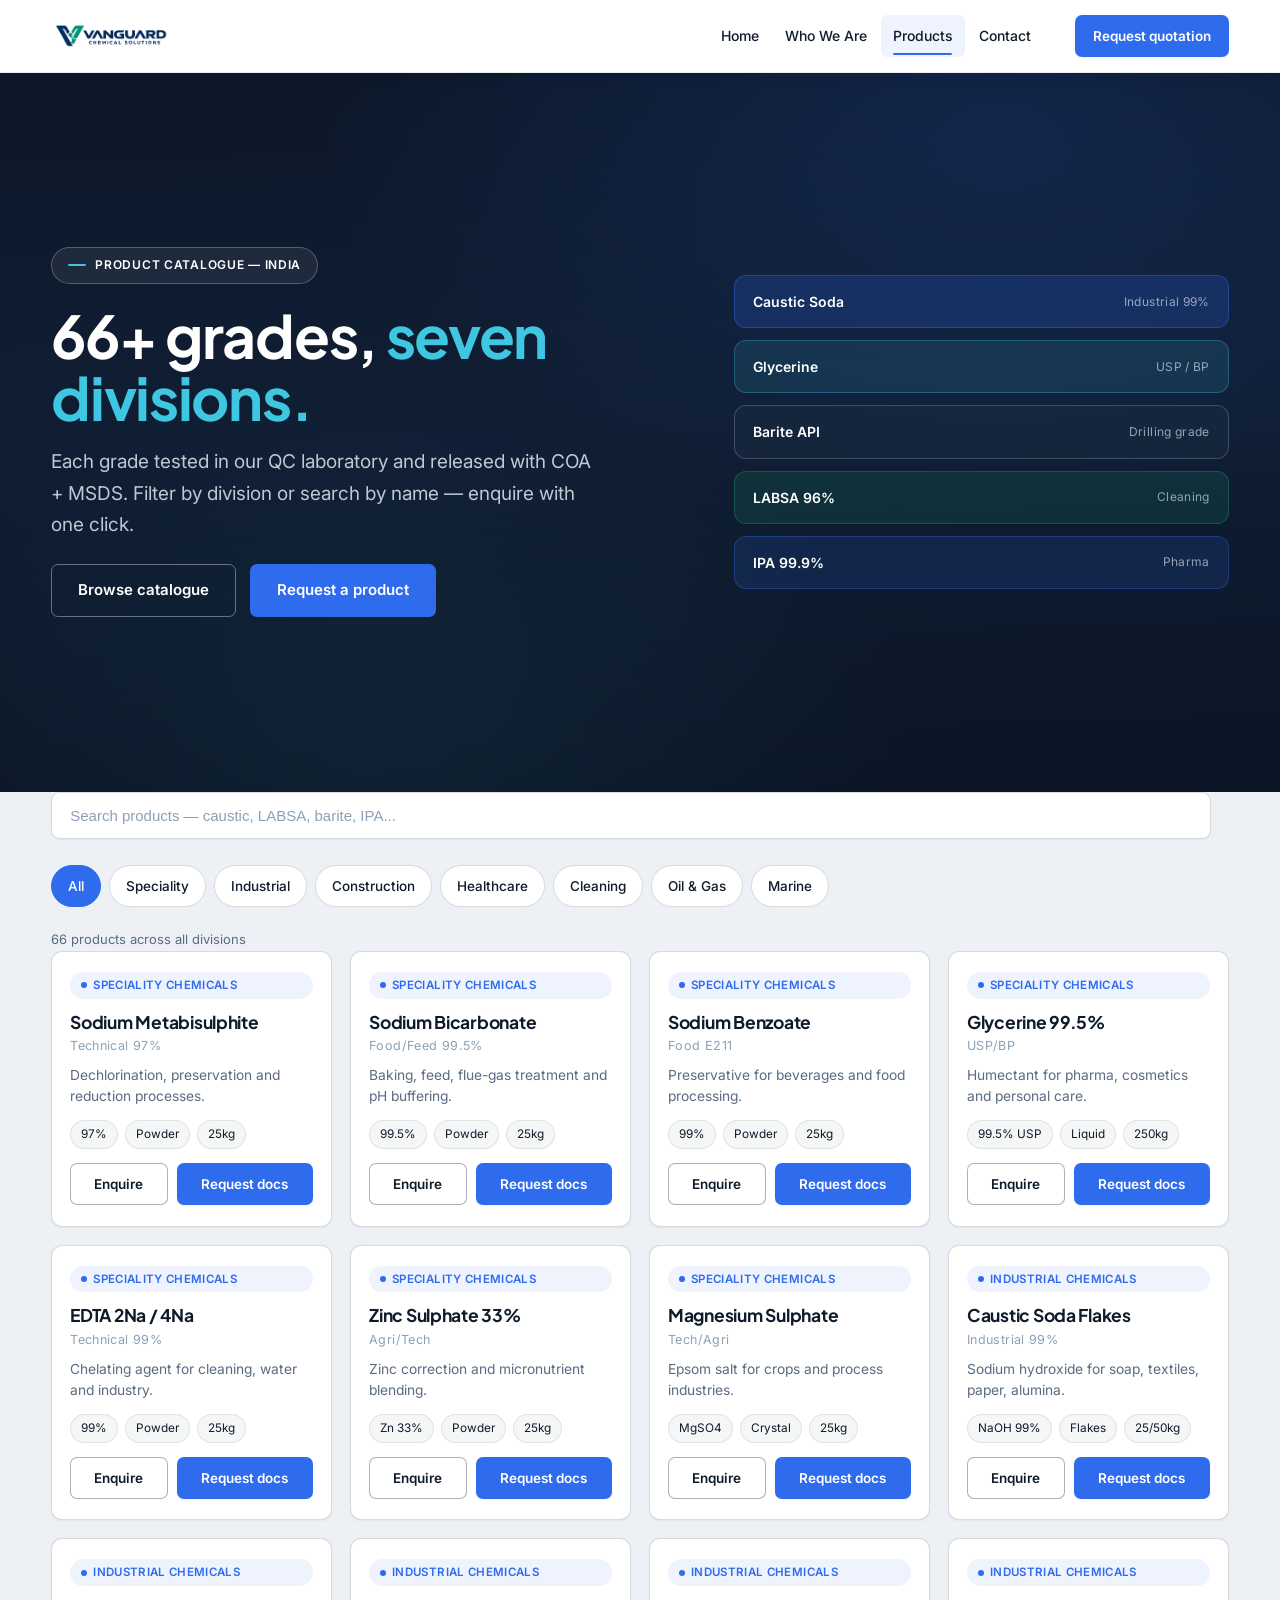
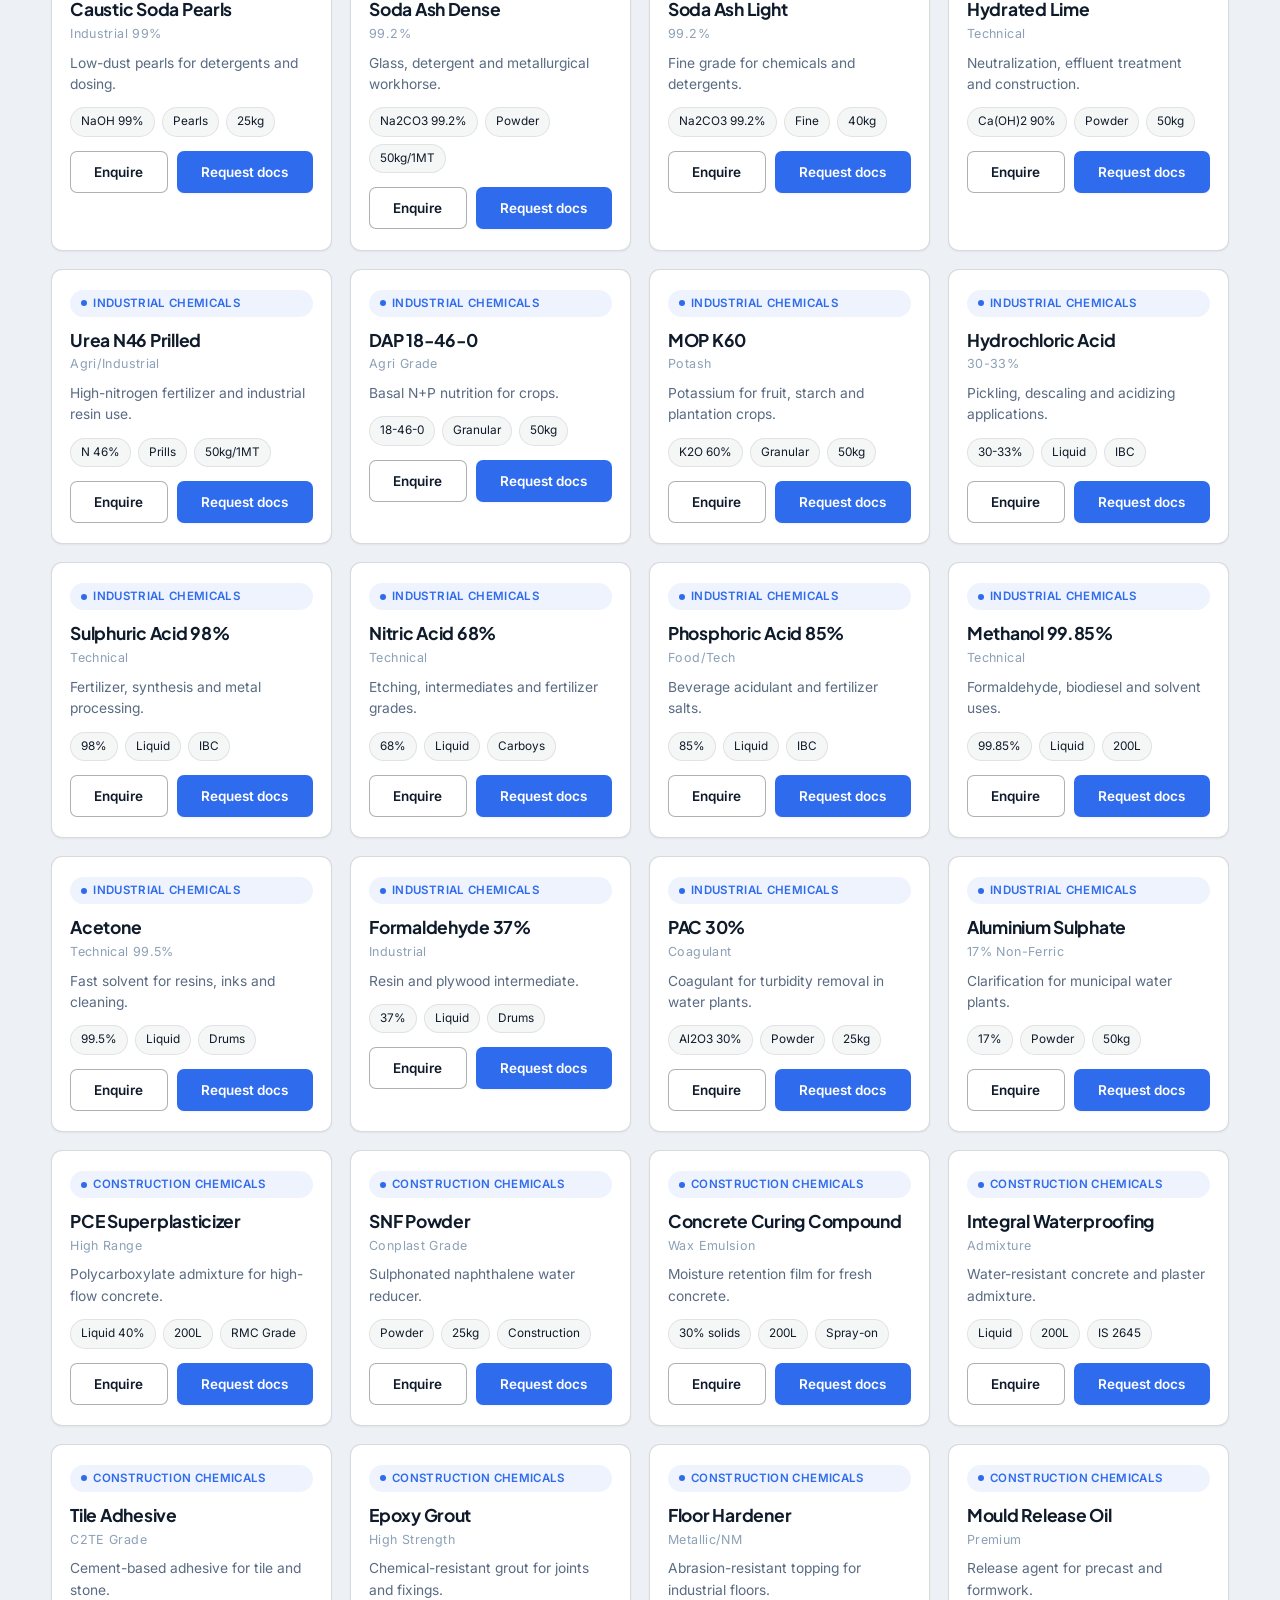
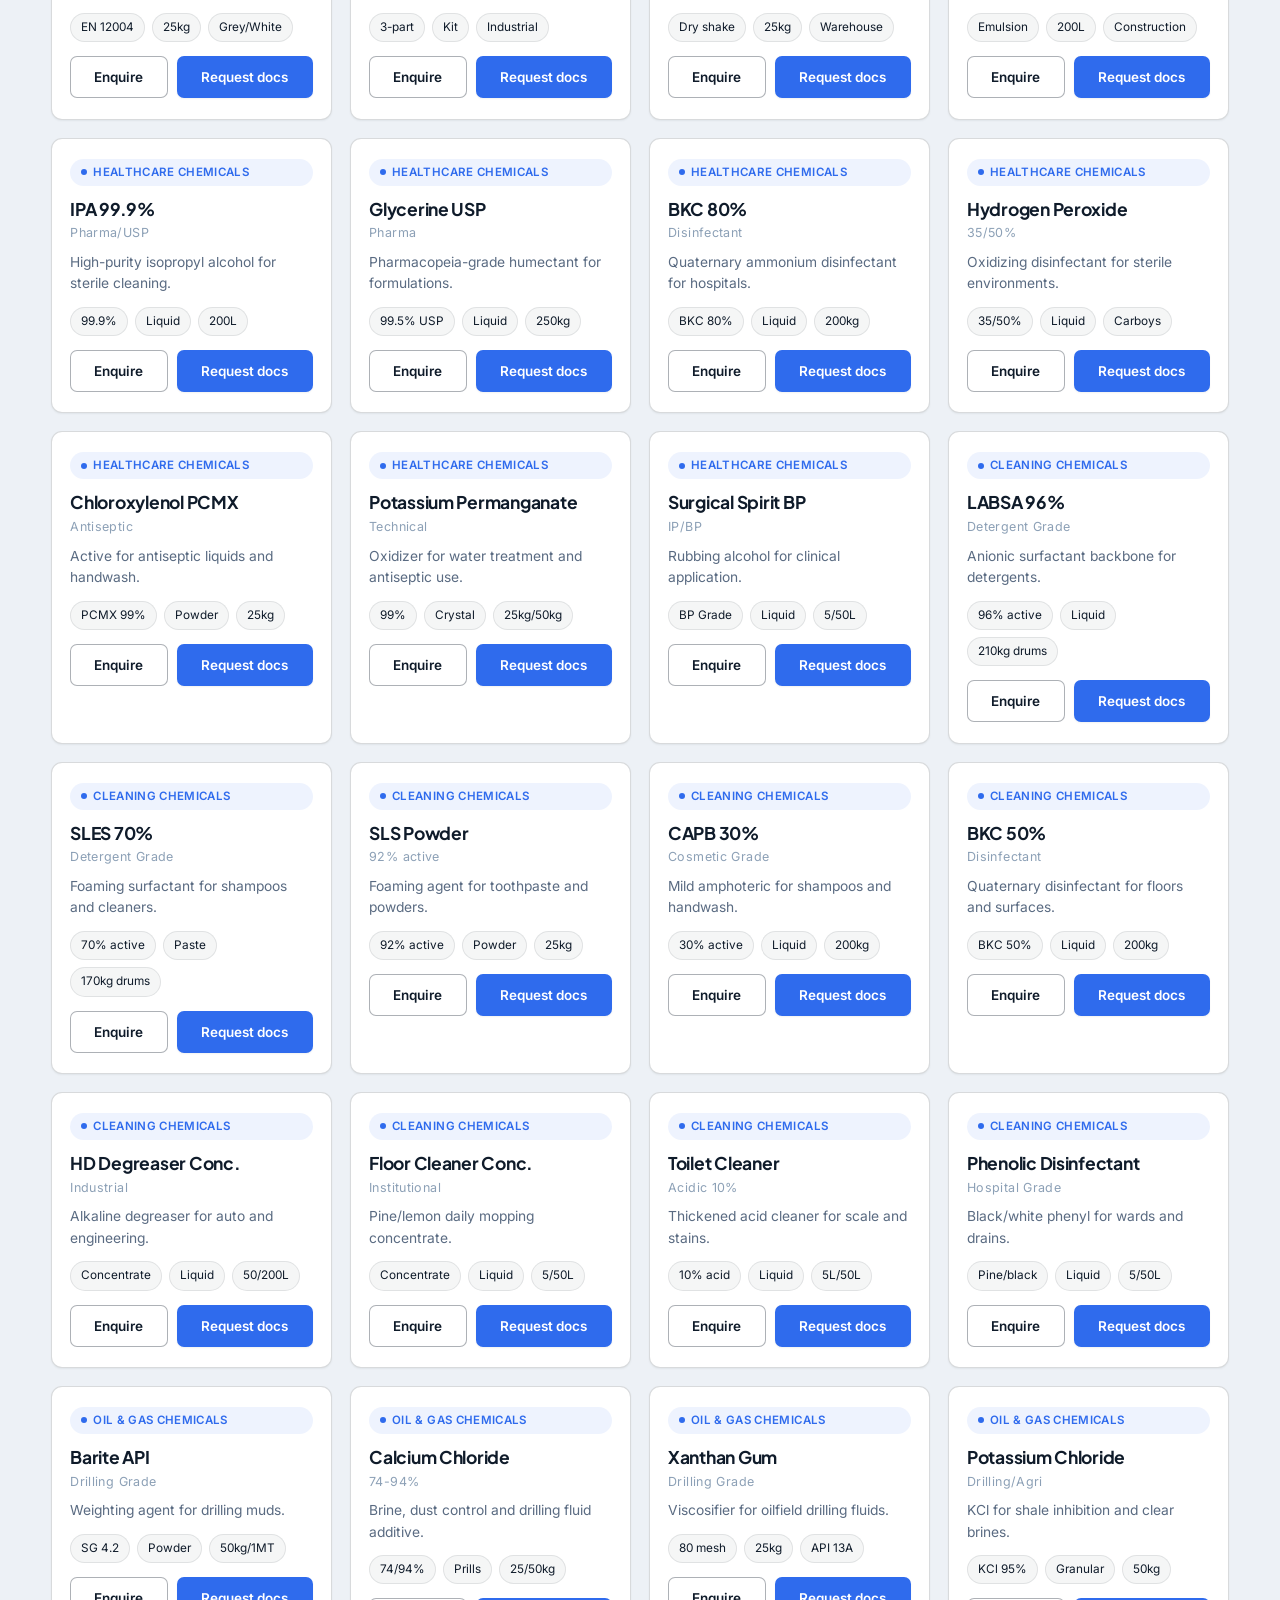
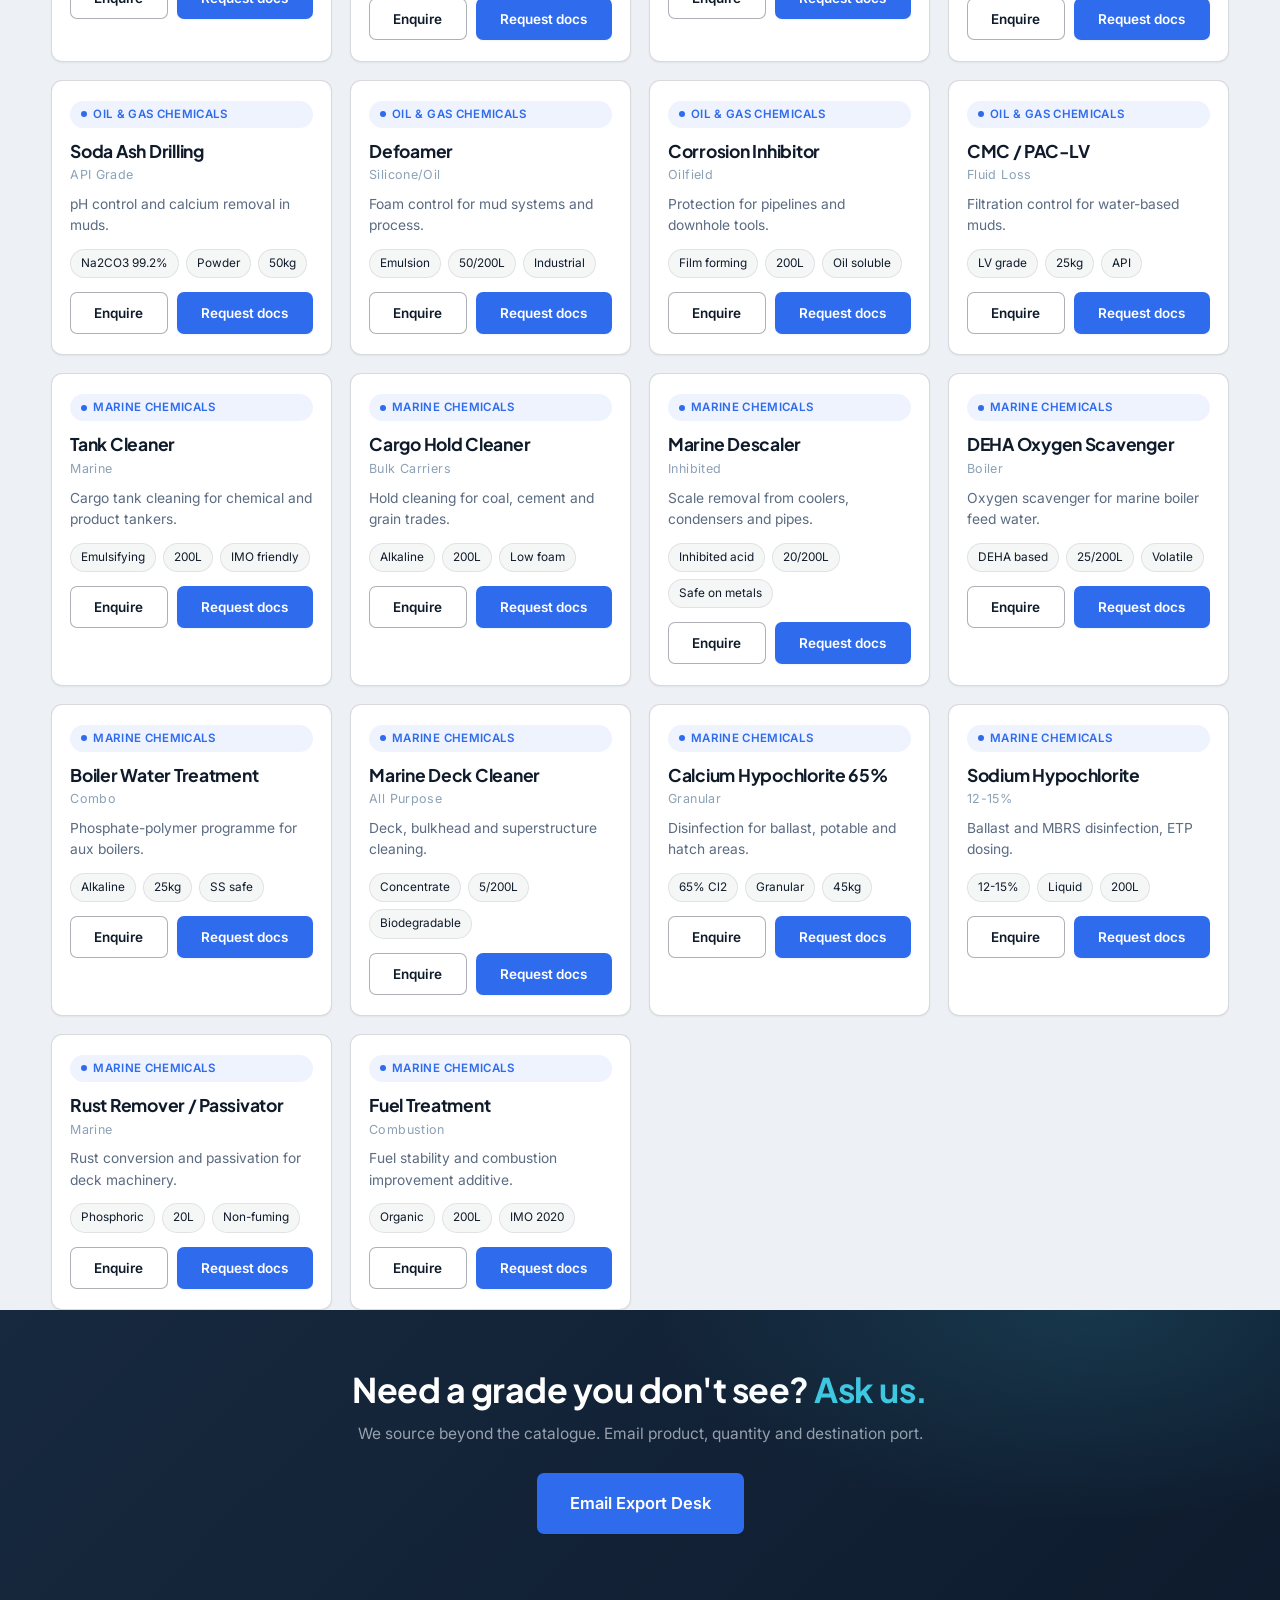
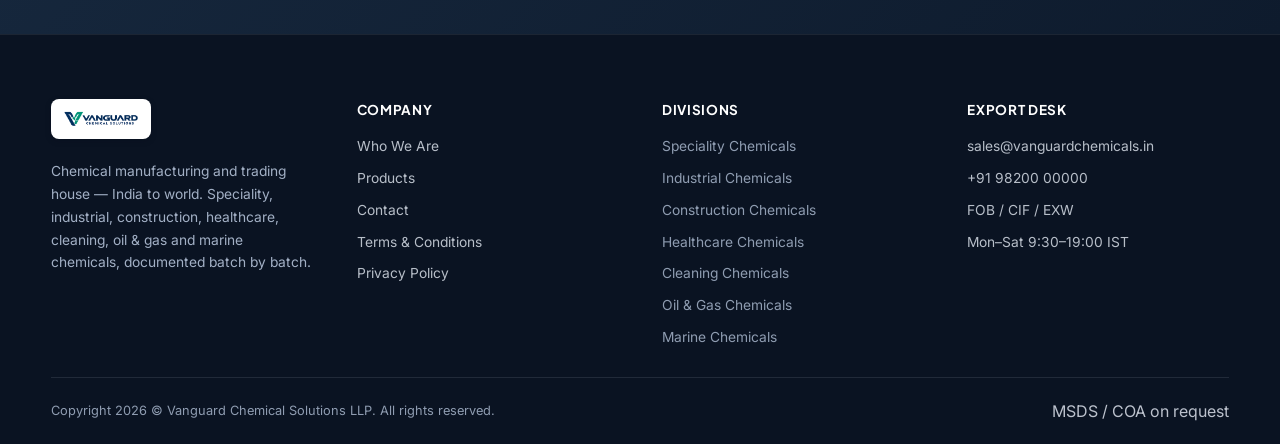
<file: products.html>
<!DOCTYPE html>
<html lang="en">
<head>
<meta charset="UTF-8">
<meta name="viewport" content="width=device-width,initial-scale=1">
<title>Products — 66+ Grades, Seven Divisions | Vanguard Chemical Solutions — Leading Chemical Manufacturer and Trader in India</title>
<meta name="description" content="Vanguard Chemical Solutions — Leading Chemical Manufacturer and Trader in India. Browse 66+ product grades across seven divisions: speciality, industrial, construction, healthcare, cleaning, oil & gas and marine chemicals.">
<meta name="robots" content="index,follow">
<meta name="theme-color" content="#0E1B2D">
<!-- Open Graph / Facebook -->
<meta property="og:type" content="website">
<meta property="og:title" content="Products — 66+ Grades, Seven Divisions | Vanguard Chemical Solutions — Leading Chemical Manufacturer and Trader in India">
<meta property="og:description" content="Vanguard Chemical Solutions — Leading Chemical Manufacturer and Trader in India. Browse 66+ product grades across seven divisions with complete COA + MSDS documentation.">
<meta property="og:url" content="https://www.vanguardchemicals.in/products.html">
<meta property="og:image" content="https://www.vanguardchemicals.in/logo.png">
<meta property="og:image:alt" content="Vanguard Chemical Solutions — Leading Chemical Manufacturer and Trader in India">
<!-- Twitter -->
<meta name="twitter:card" content="summary_large_image">
<meta name="twitter:title" content="Products — 66+ Grades | Vanguard Chemical Solutions — Leading Chemical Manufacturer and Trader in India">
<meta name="twitter:description" content="Vanguard Chemical Solutions — Leading Chemical Manufacturer and Trader in India. 66+ product grades across seven divisions with complete documentation.">
<meta name="twitter:image" content="https://www.vanguardchemicals.in/logo.png">
<link rel="canonical" href="https://www.vanguardchemicals.in/products.html">
<link rel="preconnect" href="https://fonts.googleapis.com">
<link rel="preconnect" href="https://fonts.gstatic.com" crossorigin>
<link href="https://fonts.googleapis.com/css2?family=Inter:wght@400;500;600;700&family=Plus+Jakarta+Sans:wght@500;600;700;800&display=swap" rel="stylesheet">
<link rel="stylesheet" href="styles.css?v=18">
<style>
  .cat-hero .hero-inner{grid-template-columns:minmax(0,1fr) minmax(0,.8fr)}
  @media(max-width:760px){.cat-hero .hero-inner{grid-template-columns:minmax(0,1fr)}}
  .p-stack{display:flex;flex-direction:column;gap:12px;align-items:stretch}
  .p-chip{display:flex;align-items:center;justify-content:space-between;gap:12px;padding:14px 18px;border-radius:12px;background:rgba(232,238,247,.07);border:1px solid rgba(232,238,247,.14);color:#fff}
  .p-chip b{font-size:14px;font-weight:600}
  .p-chip span{font-size:12px;color:var(--on-navy-muted);letter-spacing:.03em}
  .p-chip-1{background:rgba(47,107,237,.2);border-color:rgba(47,107,237,.4)}
  .p-chip-2{background:rgba(63,198,224,.12);border-color:rgba(63,198,224,.3)}
  .p-chip-3{background:rgba(23,41,63,.7);border-color:rgba(232,238,247,.2)}
  .p-chip-4{background:rgba(30,158,106,.16);border-color:rgba(30,158,106,.35)}
  .p-chip-5{background:rgba(47,107,237,.15);border-color:rgba(47,107,237,.35)}
</style>
</head>
<body>
<a class="skip-link" href="#main">Skip to content</a>

<div class="mobile-panel" id="mobilePanel"></div>
<nav class="mobile-nav" id="mobileNav" aria-label="Mobile navigation">
  <button type="button" class="mobile-close" id="mobileClose" aria-label="Close menu">&#10005;</button>
  <a href="index.html">Home</a>
  <a href="about.html">Who We Are</a>
  <a href="products.html">Products</a>
  <a href="contact.html">Contact</a>
  <a class="btn btn-primary nav-cta" data-close="1" href="mailto:sales@vanguardchemicals.in?subject=Request%20a%20Quotation%20-%20Vanguard%20Chemical%20Solutions&body=">Request a quotation</a>
  <div class="nav-foot">Vanguard Chemical Solutions LLP<br>Chemical manufacturing &amp; trading — India to world.</div>
</nav>

<header class="site-header">
  <div class="header-inner container">
    <a class="brand" href="index.html" aria-label="Vanguard Chemical Solutions LLP">
      <img class="brand-logo" src="logo.png?v=2" alt="Vanguard Chemical Solutions LLP">
    </a>
    <nav class="nav-links" aria-label="Primary">
      <a href="index.html">Home</a>
      <a href="about.html">Who We Are</a>
      <a href="products.html">Products</a>
      <a href="contact.html">Contact</a>
    </nav>
    <div class="header-cta">
      <a class="btn btn-sm btn-primary" href="mailto:sales@vanguardchemicals.in?subject=Request%20a%20Quotation%20-%20Vanguard%20Chemical%20Solutions&body=">Request quotation</a>
    </div>
    <button class="burger" aria-label="Open menu" aria-expanded="false" aria-controls="mobileNav"><span></span></button>
  </div>
</header>
<main id="main">
  <header class="hero cat-hero">
    <div class="hero-inner container">
      <div class="hero-copy">
        <span class="hero-eyebrow">Product catalogue — India</span>
        <h1>66+ grades, <em>seven divisions.</em></h1>
        <p class="lead">Each grade tested in our QC laboratory and released with COA + MSDS. Filter by division or search by name — enquire with one click.</p>
        <div class="hero-cta" style="margin-top:24px">
          <a class="btn btn-outline-light" href="#catalogue">Browse catalogue</a>
          <a class="btn btn-primary" href="mailto:sales@vanguardchemicals.in?subject=Product%20Enquiry%20-%20Vanguard%20Chemical%20Solutions&body=">Request a product</a>
        </div>
      </div>
      <div class="hero-extra" aria-hidden="true">
        <div class="p-stack">
          <div class="p-chip p-chip-1"><b>Caustic Soda</b><span>Industrial 99%</span></div>
          <div class="p-chip p-chip-2"><b>Glycerine</b><span>USP / BP</span></div>
          <div class="p-chip p-chip-3"><b>Barite API</b><span>Drilling grade</span></div>
          <div class="p-chip p-chip-4"><b>LABSA 96%</b><span>Cleaning</span></div>
          <div class="p-chip p-chip-5"><b>IPA 99.9%</b><span>Pharma</span></div>
        </div>
      </div>
    </div>
  </header>

  <section class="catalogue" id="catalogue">
    <div class="container">
      <div class="toolbar">
        <input type="search" id="q" class="search-input" placeholder="Search products — caustic, LABSA, barite, IPA..." aria-label="Search products" oninput="filterQ(this.value)">
      </div>
      <div class="filterbar" role="group" aria-label="Filter by division">
        <button type="button" class="filter-btn active" data-cat="all" onclick="filterCat('all',this)">All</button>
        <button type="button" class="filter-btn" data-cat="spec" onclick="filterCat('spec',this)">Speciality</button>
        <button type="button" class="filter-btn" data-cat="ind" onclick="filterCat('ind',this)">Industrial</button>
        <button type="button" class="filter-btn" data-cat="con" onclick="filterCat('con',this)">Construction</button>
        <button type="button" class="filter-btn" data-cat="hc" onclick="filterCat('hc',this)">Healthcare</button>
        <button type="button" class="filter-btn" data-cat="cln" onclick="filterCat('cln',this)">Cleaning</button>
        <button type="button" class="filter-btn" data-cat="og" onclick="filterCat('og',this)">Oil &amp; Gas</button>
        <button type="button" class="filter-btn" data-cat="mar" onclick="filterCat('mar',this)">Marine</button>
      </div>
      <p class="result-count" id="resultCount"></p>
      <div class="product-grid" id="grid"></div>
    </div>
  </section>

  <section class="cta-email" style="padding-top:clamp(40px,5vw,60px)">
    <div class="container">
      <h2>Need a grade you don't see? <em>Ask us.</em></h2>
      <p>We source beyond the catalogue. Email product, quantity and destination port.</p>
      <a class="btn btn-primary btn-lg" href="mailto:sales@vanguardchemicals.in?subject=Product%20Enquiry%20-%20Vanguard%20Chemical%20Solutions&body=">Email Export Desk</a>
    </div>
  </section>
</main>


<footer class="site-footer">
  <div class="footer-grid container">
    <div class="footer-brand">
      <a class="brand" href="index.html" aria-label="Vanguard Chemical Solutions LLP">
        <img class="brand-logo" src="logo.png?v=2" alt="Vanguard Chemical Solutions LLP">
      </a>
      <p>Chemical manufacturing and trading house — India to world. Speciality, industrial, construction, healthcare, cleaning, oil &amp; gas and marine chemicals, documented batch by batch.</p>
    </div>
    <div class="footer-col">
      <h5>Company</h5>
      <ul>
        <li><a href="about.html">Who We Are</a></li>
        <li><a href="products.html">Products</a></li>
        <li><a href="contact.html">Contact</a></li>
        <li><a href="terms.html">Terms &amp; Conditions</a></li>
        <li><a href="privacy.html">Privacy Policy</a></li>
      </ul>
    </div>
    <div class="footer-col plain">
      <h5>Divisions</h5>
      <ul>
        <li>Speciality Chemicals</li>
        <li>Industrial Chemicals</li>
        <li>Construction Chemicals</li>
        <li>Healthcare Chemicals</li>
        <li>Cleaning Chemicals</li>
        <li>Oil &amp; Gas Chemicals</li>
        <li>Marine Chemicals</li>
      </ul>
    </div>
    <div class="footer-col">
      <h5>Export desk</h5>
      <ul>
        <li><a href="mailto:sales@vanguardchemicals.in?subject=Enquiry%20-%20Vanguard%20Chemical%20Solutions&body=">sales@vanguardchemicals.in</a></li>
        <li>+91 98200 00000</li>
        <li>FOB / CIF / EXW</li>
        <li>Mon–Sat 9:30–19:00 IST</li>
      </ul>
    </div>
  </div>
  <div class="footer-bottom container">
    <span>Copyright 2026 © Vanguard Chemical Solutions LLP. All rights reserved.</span>
    <a href="mailto:sales@vanguardchemicals.in?subject=Request%20COA%2FMSDS%20-%20Vanguard%20Chemical%20Solutions&body=">MSDS / COA on request</a>
  </div>
</footer>

<button type="button" class="to-top" id="toTop" aria-label="Back to top">
  <svg viewBox="0 0 24 24"><path d="M12 5v14M7 12h10"/></svg>
</button>

<noscript><div style="max-width:760px;margin:0 auto;padding:28px;border:1px solid rgba(15,27,42,.16);border-radius:10px;background:#fff;color:#5A6B82;font-size:14px;line-height:1.6">JavaScript is disabled. The mobile menu and product filters are inactive — content remains available and enquiries can be emailed to <b>sales@vanguardchemicals.in</b>.</div></noscript>
<script src="products-data.js?v=1"></script>
<script src="app.js?v=5" defer></script>
</body>
</html>
</file>
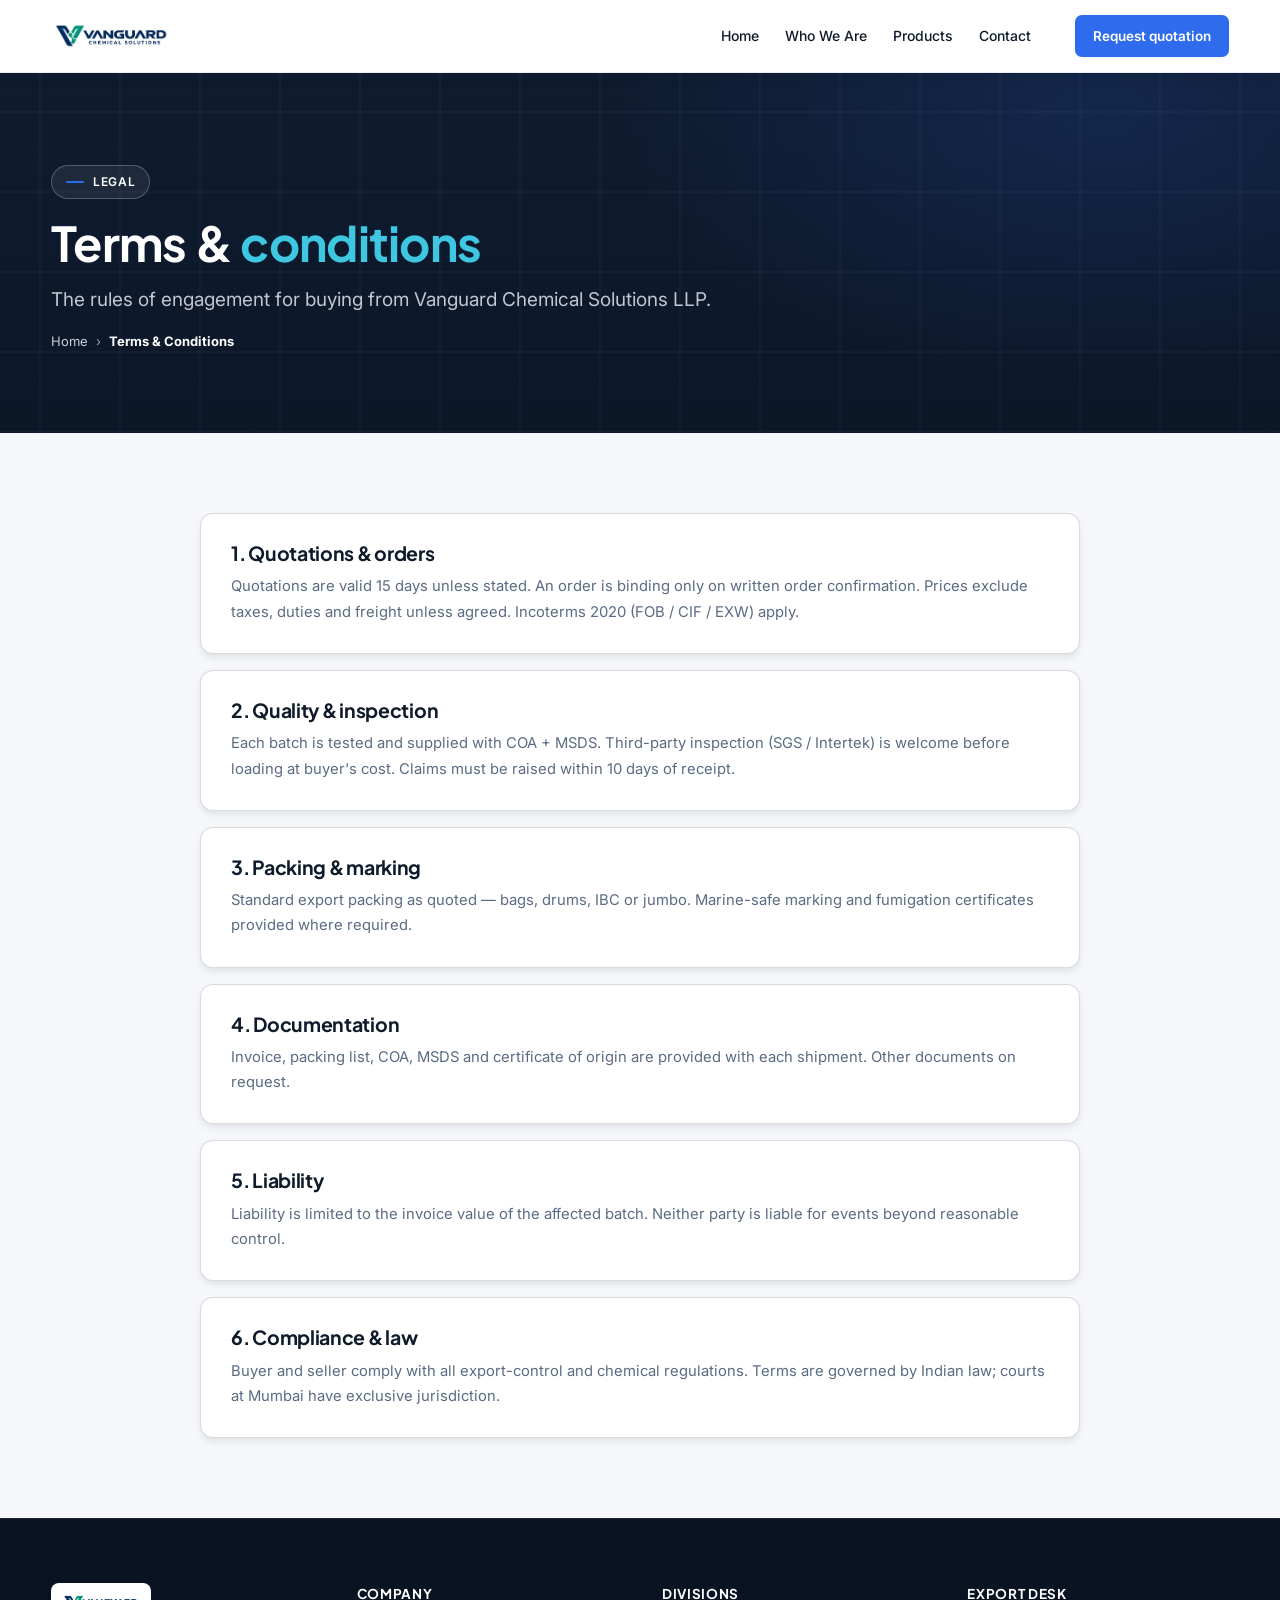
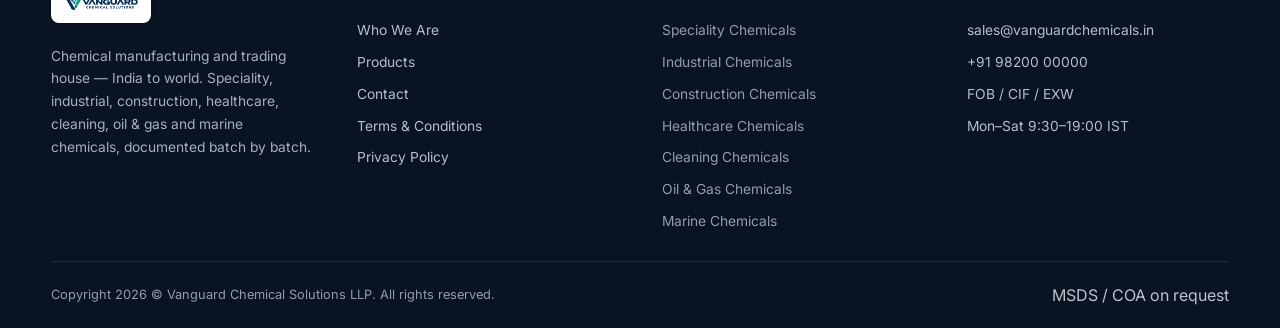
<file: terms.html>
<!DOCTYPE html>
<html lang="en">
<head>
<meta charset="UTF-8">
<meta name="viewport" content="width=device-width,initial-scale=1">
<title>Terms & Conditions — Vanguard Chemical Solutions — Leading Chemical Manufacturer and Trader in India</title>
<meta name="description" content="Terms and conditions for purchasing from Vanguard Chemical Solutions — Leading Chemical Manufacturer and Trader in India.">
<meta name="robots" content="index,follow">
<meta name="theme-color" content="#0E1B2D">
<!-- Open Graph / Facebook -->
<meta property="og:type" content="website">
<meta property="og:title" content="Terms & Conditions — Vanguard Chemical Solutions — Leading Chemical Manufacturer and Trader in India">
<meta property="og:description" content="Terms and conditions for purchasing from Vanguard Chemical Solutions — Leading Chemical Manufacturer and Trader in India.">
<meta property="og:url" content="https://www.vanguardchemicals.in/terms.html">
<meta property="og:image" content="https://www.vanguardchemicals.in/logo.png">
<meta property="og:image:alt" content="Vanguard Chemical Solutions — Leading Chemical Manufacturer and Trader in India">
<!-- Twitter -->
<meta name="twitter:card" content="summary_large_image">
<meta name="twitter:title" content="Terms & Conditions — Vanguard Chemical Solutions">
<meta name="twitter:description" content="Terms and conditions for purchasing from Vanguard Chemical Solutions — Leading Chemical Manufacturer and Trader in India.">
<meta name="twitter:image" content="https://www.vanguardchemicals.in/logo.png">
<link rel="canonical" href="https://www.vanguardchemicals.in/terms.html">
<link rel="preconnect" href="https://fonts.googleapis.com">
<link rel="preconnect" href="https://fonts.gstatic.com" crossorigin>
<link href="https://fonts.googleapis.com/css2?family=Inter:wght@400;500;600;700&family=Plus+Jakarta+Sans:wght@500;600;700;800&display=swap" rel="stylesheet">
<link rel="stylesheet" href="styles.css?v=18">
</head>
<body>
<a class="skip-link" href="#main">Skip to content</a>

<div class="mobile-panel" id="mobilePanel"></div>
<nav class="mobile-nav" id="mobileNav" aria-label="Mobile navigation">
  <button type="button" class="mobile-close" id="mobileClose" aria-label="Close menu">&#10005;</button>
  <a href="index.html">Home</a>
  <a href="about.html">Who We Are</a>
  <a href="products.html">Products</a>
  <a href="contact.html">Contact</a>
  <a class="btn btn-primary nav-cta" data-close="1" href="mailto:sales@vanguardchemicals.in?subject=Request%20a%20Quotation%20-%20Vanguard%20Chemical%20Solutions&body=">Request a quotation</a>
  <div class="nav-foot">Vanguard Chemical Solutions LLP<br>Chemical manufacturing &amp; trading — India to world.</div>
</nav>

<header class="site-header">
  <div class="header-inner container">
    <a class="brand" href="index.html" aria-label="Vanguard Chemical Solutions LLP">
      <img class="brand-logo" src="logo.png?v=2" alt="Vanguard Chemical Solutions LLP">
    </a>
    <nav class="nav-links" aria-label="Primary">
      <a href="index.html">Home</a>
      <a href="about.html">Who We Are</a>
      <a href="products.html">Products</a>
      <a href="contact.html">Contact</a>
    </nav>
    <div class="header-cta">
      <a class="btn btn-sm btn-primary" href="mailto:sales@vanguardchemicals.in?subject=Request%20a%20Quotation%20-%20Vanguard%20Chemical%20Solutions&body=">Request quotation</a>
    </div>
    <button class="burger" aria-label="Open menu" aria-expanded="false" aria-controls="mobileNav"><span></span></button>
  </div>
</header>
<main id="main">
  <header class="page-hero">
    <div class="container">
      <span class="eyebrow">Legal</span>
      <h1>Terms &amp; <em>conditions</em></h1>
      <p class="lead">The rules of engagement for buying from Vanguard Chemical Solutions LLP.</p>
      <div class="crumbs"><a href="index.html">Home</a><span>&#8250;</span><b>Terms &amp; Conditions</b></div>
    </div>
  </header>
  <section class="section section--slim">
    <div class="container">
      <div class="legal-card"><h2>1. Quotations &amp; orders</h2><p>Quotations are valid 15 days unless stated. An order is binding only on written order confirmation. Prices exclude taxes, duties and freight unless agreed. Incoterms 2020 (FOB / CIF / EXW) apply.</p></div>
      <div class="legal-card"><h2>2. Quality &amp; inspection</h2><p>Each batch is tested and supplied with COA + MSDS. Third-party inspection (SGS / Intertek) is welcome before loading at buyer's cost. Claims must be raised within 10 days of receipt.</p></div>
      <div class="legal-card"><h2>3. Packing &amp; marking</h2><p>Standard export packing as quoted — bags, drums, IBC or jumbo. Marine-safe marking and fumigation certificates provided where required.</p></div>
      <div class="legal-card"><h2>4. Documentation</h2><p>Invoice, packing list, COA, MSDS and certificate of origin are provided with each shipment. Other documents on request.</p></div>
      <div class="legal-card"><h2>5. Liability</h2><p>Liability is limited to the invoice value of the affected batch. Neither party is liable for events beyond reasonable control.</p></div>
      <div class="legal-card"><h2>6. Compliance &amp; law</h2><p>Buyer and seller comply with all export-control and chemical regulations. Terms are governed by Indian law; courts at Mumbai have exclusive jurisdiction.</p></div>
    </div>
  </section>
</main>


<footer class="site-footer">
  <div class="footer-grid container">
    <div class="footer-brand">
      <a class="brand" href="index.html" aria-label="Vanguard Chemical Solutions LLP">
        <img class="brand-logo" src="logo.png?v=2" alt="Vanguard Chemical Solutions LLP">
      </a>
      <p>Chemical manufacturing and trading house — India to world. Speciality, industrial, construction, healthcare, cleaning, oil &amp; gas and marine chemicals, documented batch by batch.</p>
    </div>
    <div class="footer-col">
      <h5>Company</h5>
      <ul>
        <li><a href="about.html">Who We Are</a></li>
        <li><a href="products.html">Products</a></li>
        <li><a href="contact.html">Contact</a></li>
        <li><a href="terms.html">Terms &amp; Conditions</a></li>
        <li><a href="privacy.html">Privacy Policy</a></li>
      </ul>
    </div>
    <div class="footer-col plain">
      <h5>Divisions</h5>
      <ul>
        <li>Speciality Chemicals</li>
        <li>Industrial Chemicals</li>
        <li>Construction Chemicals</li>
        <li>Healthcare Chemicals</li>
        <li>Cleaning Chemicals</li>
        <li>Oil &amp; Gas Chemicals</li>
        <li>Marine Chemicals</li>
      </ul>
    </div>
    <div class="footer-col">
      <h5>Export desk</h5>
      <ul>
        <li><a href="mailto:sales@vanguardchemicals.in?subject=Enquiry%20-%20Vanguard%20Chemical%20Solutions&body=">sales@vanguardchemicals.in</a></li>
        <li>+91 98200 00000</li>
        <li>FOB / CIF / EXW</li>
        <li>Mon–Sat 9:30–19:00 IST</li>
      </ul>
    </div>
  </div>
  <div class="footer-bottom container">
    <span>Copyright 2026 © Vanguard Chemical Solutions LLP. All rights reserved.</span>
    <a href="mailto:sales@vanguardchemicals.in?subject=Request%20COA%2FMSDS%20-%20Vanguard%20Chemical%20Solutions&body=">MSDS / COA on request</a>
  </div>
</footer>

<button type="button" class="to-top" id="toTop" aria-label="Back to top">
  <svg viewBox="0 0 24 24"><path d="M12 5v14M7 12h10"/></svg>
</button>

<noscript><div style="max-width:760px;margin:0 auto;padding:28px;border:1px solid rgba(15,27,42,.16);border-radius:10px;background:#fff;color:#5A6B82;font-size:14px;line-height:1.6">JavaScript is disabled. The mobile menu and product filters are inactive — content remains available and enquiries can be emailed to <b>sales@vanguardchemicals.in</b>.</div></noscript>
<script src="app.js?v=5" defer></script>
</body>
</html>
</file>
<file: styles.css>
/* ============================================================================
   VANGUARD CHEMICAL SOLUTIONS LLP — PREMIUM DESIGN SYSTEM
   Optimized for: Safari iOS 8+, Android, Chrome, Firefox, Edge
   Performance: Minimal repaint · Hardware-accelerated · Critical CSS prioritized
   Security: CSP-compliant · XSS-resistant · Secure defaults
   ========================================================================== */

/* ---------- 1. DESIGN TOKENS ---------- */
:root{
  /* Brand colours */
  --navy:#0E1B2D;
  --navy-2:#17293F;
  --graphite:#243041;
  --blue:#2F6BED;
  --blue-deep:#1E4FD0;
  --cyan:#3FC6E0;
  --white:#FFFFFF;
  --silver:#F5F7FA;

  /* Surfaces & ink */
  --bg:var(--silver);
  --surface:#FFFFFF;
  --text:#0F1B2A;
  --muted:#5A6B82;
  --muted-2:#8CA0B6;
  --line:rgba(15,27,42,.16);
  --line-soft:rgba(15,27,42,.09);
  --line-strong:rgba(15,27,42,.34);
  --on-navy:#E8EEF7;
  --on-navy-muted:rgba(232,238,247,.62);

  /* Status */
  --ok:#1E9E6A;
  --err:#C93A3A;
  --focus:rgba(47,107,237,.35);

  /* Elevation - use simpler shadows for better performance */
  --shadow-sm:0 1px 2px rgba(15,27,42,.06);
  --shadow-md:0 4px 8px -2px rgba(15,27,42,.12);
  --shadow-lg:0 8px 16px -4px rgba(15,27,42,.18);
  --shadow-navy:0 12px 24px -8px rgba(6,12,24,.4);

  /* Shape */
  --radius:10px;
  --radius-sm:7px;
  --radius-pill:999px;

  /* Type */
  --font-display:'Plus Jakarta Sans','Inter',system-ui,-apple-system,sans-serif;
  --font-body:'Inter','Segoe UI',system-ui,-apple-system,sans-serif;

  /* Rhythm */
  --s-1:4px; --s-2:8px; --s-3:12px; --s-4:16px; --s-5:24px; --s-6:32px;
  --s-7:48px; --s-8:64px; --s-9:96px;
  --section-pad:clamp(48px,6vw,80px);
  --container:1200px;
  --header-h:72px;
  --max-prose:680px;
}

/* ---------- 2. RESET & BASE ---------- */
*,*::before,*::after{box-sizing:border-box;-webkit-box-sizing:border-box}
html{scroll-behavior:smooth;-webkit-text-size-adjust:100%;-webkit-overflow-scrolling:touch}
body{margin:0;background:var(--bg);color:var(--text);
  font-family:var(--font-body);font-size:16px;line-height:1.65;
  -webkit-font-smoothing:antialiased;text-rendering:optimizeLegibility;
  overflow-x:hidden;touch-action:pan-y}
img{max-width:100%;height:auto;-webkit-user-drag:none;user-select:none;-webkit-touch-callout:none}
a{color:inherit;text-decoration:none;-webkit-tap-highlight-color:rgba(0,0,0,0)}
button{font:inherit; -webkit-tap-highlight-color:rgba(0,0,0,0)}
::selection{background:var(--navy);color:#fff}
::placeholder{color:var(--muted-2)}
:focus-visible{outline:2px solid var(--blue);outline-offset:2px;border-radius:2px}
:focus:not(:focus-visible){outline:none}

/* Smooth scrolling with better iOS support */
html{scroll-behavior:auto}
@media (hover:hover) and (pointer:fine){
  html{scroll-behavior:smooth}
}

/* Better scroll performance - use transform instead of top/left */
.scrollable{-webkit-overflow-scrolling:touch;overflow-y:auto}

@media(prefers-reduced-motion:reduce){
  *,*::before,*::after{
    animation-duration:.01ms!important;
    animation-iteration-count:1!important;
    transition-duration:.01ms!important;
    scroll-behavior:auto!important;
  }
  html{scroll-behavior:auto}
}

/* ---------- 3. TYPOGRAPHY ---------- */
h1,h2,h3,h4,.display{font-family:var(--font-display);color:var(--text);font-weight:700;letter-spacing:-.015em}
h1{font-size:clamp(34px,4.6vw,58px);line-height:1.08;margin:0 0 clamp(16px,2vw,26px)}
h2{font-size:clamp(26px,3.1vw,40px);line-height:1.16;margin:0 0 18px}
h3{font-size:clamp(19px,1.9vw,23px);line-height:1.3;margin:0 0 10px}
h4{font-size:16px;font-weight:600;line-height:1.4;margin:0 0 8px}
.display em{font-style:normal;color:var(--blue)}
.on-dark{background:var(--navy);color:var(--on-navy)}
.on-dark h1,.on-dark h2,.on-dark h3{color:#fff}
.on-dark .display em{color:var(--cyan)}
.on-dark .lead,.on-dark .sub{color:var(--on-navy-muted)}
.on-dark .eyebrow{color:#fff;border-color:rgba(232,238,247,.28);background:rgba(232,238,247,.08)}
.on-dark .eyebrow::before{background:var(--cyan)}
.lead{font-size:clamp(16px,1.6vw,19px);color:var(--muted);font-weight:400;max-width:var(--max-prose)}
.sub{font-size:15.5px;color:var(--muted);max-width:var(--max-prose)}
.muted{color:var(--muted)}
h1,h2,h3,h4,p,ul,ol,figure{margin:0}
p+p{margin-top:12px}

/* ---------- 4. LAYOUT PRIMITIVES ---------- */
.container{width:min(var(--container),92%);margin:0 auto}
@media(max-width:760px){.container{width:calc(100% - 40px)}}
.section{position:relative;padding:var(--section-pad) 0;scroll-margin-top:calc(var(--header-h) + 8px)}
.section--slim{padding:clamp(48px,7vw,80px) 0}
.container--wide{width:min(1380px,94%);margin:0 auto}
.eyebrow{display:inline-flex;align-items:center;gap:10px;padding:8px 16px;border:1px solid var(--line-strong);
  border-radius:var(--radius-pill);font-size:12px;letter-spacing:.05em;line-height:1.55;font-weight:600;color:var(--blue);text-transform:uppercase}
.eyebrow::before{content:"";width:18px;height:2px;border-radius:2px;background:var(--blue)}
.on-dark .eyebrow{color:#fff;border-color:rgba(232,238,247,.28);background:rgba(232,238,247,.08)}
.on-dark .eyebrow::before{background:var(--cyan)}
.section-head{max-width:var(--max-prose);margin-bottom:clamp(28px,4vw,42px)}
.section-head.center{text-align:center;margin-inline:auto}
.grid{display:grid;gap:var(--s-6)}
.flow{display:grid;gap:var(--s-4)}
.center{text-align:center}
/* ---------- 5. BUTTONS ---------- */
.btn{position:relative;display:inline-flex;align-items:center;justify-content:center;gap:9px;
  padding:13px 26px;border-radius:var(--radius-sm);font-family:var(--font-body);font-weight:600;font-size:15px;
  border:1px solid transparent;cursor:pointer;text-decoration:none;
  transition:transform .18s ease,border-color .18s ease,background .18s ease,color .18s ease,box-shadow .18s ease;will-change:transform}
.btn-primary{background:var(--blue);color:#fff;box-shadow:var(--shadow-sm)}
.btn-primary:hover{background:var(--blue-deep);transform:translateY(-1px);box-shadow:0 8px 18px -6px rgba(47,107,237,.4)}
.btn-ghost{border:1px solid var(--line-strong);color:var(--text);background:var(--surface)}
.btn-ghost:hover{border-color:var(--blue);color:var(--blue);background:rgba(47,107,237,.05);transform:translateY(-1px)}
.btn-navy{background:var(--navy);color:#fff}
.btn-navy:hover{background:#0a1524;transform:translateY(-1px)}
.btn-white{background:#fff;color:var(--navy)}
.btn-white:hover{background:var(--silver);transform:translateY(-1px)}
.btn-outline-light{border:1px solid rgba(232,238,247,.4);color:#fff;background:transparent}
.btn-outline-light:hover{border-color:#fff;background:rgba(232,238,247,.1);transform:translateY(-1px)}
.btn-sm{padding:9px 17px;font-size:13.5px}
.btn-lg{padding:16px 32px;font-size:16.5px}
.btn:focus-visible{outline-offset:3px}
.btn .arrow{display:inline-block;transition:transform .18s ease}
.btn:hover .arrow{transform:translateX(3px)}

/* ---------- 6. SKIP LINK ---------- */
.skip-link{position:absolute;left:-9999px;top:0;z-index:200;background:var(--navy);color:#fff;padding:10px 18px;border-radius:var(--radius-sm)}
.skip-link:focus{left:12px;top:8px}
.visually-hidden{position:absolute;width:1px;height:1px;overflow:hidden;clip:rect(0 0 0 0);white-space:nowrap}

/* ---------- 7. SITE HEADER ---------- */
.site-header{position:-webkit-sticky;position:sticky;top:0;z-index:120;background:#fff;
  box-shadow:0 1px 0 #EAEEF3,0 6px 16px -8px rgba(6,12,24,.18);
  will-change:transform}
.header-inner{display:flex;align-items:center;gap:clamp(12px,2.5vw,32px);min-height:var(--header-h);
  backface-visibility:hidden}
.brand{display:inline-flex;align-items:center;gap:10px;text-decoration:none;flex-shrink:0}
.brand-logo{display:block;height:42px;width:auto;border-radius:6px;
  -webkit-transition:transform .2s ease;transition:transform .2s ease}
.brand-logo:hover{transform:scale(1.02)}
.site-footer .brand-logo{height:40px;background:#fff;padding:6px 10px;border-radius:8px;box-shadow:0 2px 6px rgba(6,12,24,.2)}
@media(max-width:520px){.brand-logo{height:36px}.site-footer .brand-logo{height:34px;padding:5px 8px}}
.brand-txt{display:flex;flex-direction:column;line-height:1.12}
.brand-txt b{font-family:var(--font-display);font-size:14px;font-weight:700;letter-spacing:.05em;color:#fff}
.brand-txt small{font-size:9px;letter-spacing:.3em;text-transform:uppercase;color:rgba(200,215,238,.8);font-weight:600}
.nav-links{display:flex;align-items:center;gap:2px;margin-left:auto}
.nav-links a{position:relative;padding:9px 12px;border-radius:6px;color:var(--text);font-size:14px;font-weight:500;
  transition:color .15s ease,background .15s ease;-webkit-tap-highlight-color:rgba(0,0,0,0)}
.nav-links a:hover{color:var(--navy);background:rgba(15,27,42,.04)}
.nav-links a.active{color:var(--navy);background:rgba(47,107,237,.08)}
.nav-links a.active::after{content:"";position:absolute;left:15%;right:15%;bottom:2px;height:2px;border-radius:2px;background:var(--blue)}
.header-cta{flex-shrink:0}

/* Burger (mobile) - touch-friendly */
.burger{display:none;align-items:center;justify-content:center;width:44px;height:44px;border:1px solid var(--line);
  border-radius:8px;background:rgba(15,27,42,.03);color:var(--navy);cursor:pointer;position:relative;z-index:130;padding:0;
  -webkit-tap-highlight-color:rgba(0,0,0,0);touch-action:manipulation}
.burger:active{background:rgba(15,27,42,.08)}
/* ---------- BURGER ICON (3-bar) ---------- */
.burger span{position:relative;display:block;width:18px;height:2px;background:var(--navy);border-radius:2px;
  transition:transform .2s ease,background .2s ease}
.burger span::before,.burger span::after{content:"";position:absolute;left:0;width:18px;height:2px;background:var(--navy);border-radius:2px;
  transition:transform .2s ease,top .2s ease}
.burger span::before{top:-5px}
.burger span::after{top:5px}
.burger[aria-expanded="true"] span{background:transparent}
.burger[aria-expanded="true"] span::before{transform:rotate(45deg);top:0}
.burger[aria-expanded="true"] span::after{transform:rotate(-45deg);top:0}

/* Mobile panel - optimized for iOS Safari */
.mobile-panel{position:fixed;top:0;right:0;bottom:0;left:0;z-index:125;visibility:hidden;opacity:0;pointer-events:none;
  background:rgba(10,17,30,.4);-webkit-transition:opacity .2s ease,visibility .2s ease;transition:opacity .2s ease,visibility .2s ease}
.mobile-panel[open]{visibility:visible;opacity:1;pointer-events:auto}
.mobile-nav{position:fixed;top:0;right:0;bottom:0;width:300px;width:min(320px,82%);z-index:128;
  background:linear-gradient(180deg,#101E34,#0B1626);
  box-shadow:0 16px 32px -8px rgba(6,12,24,.4);
  -webkit-transform:translateX(105%);transform:translateX(105%);
  -webkit-transition:-webkit-transform .22s cubic-bezier(.4,.1,.2,1);transition:transform .22s cubic-bezier(.4,.1,.2,1);
  overflow-y:auto;-webkit-overflow-scrolling:touch;
  display:-webkit-flex;display:flex;-webkit-flex-direction:column;flex-direction:column;gap:4px;
  padding:82px 20px 28px;visibility:hidden;
  -webkit-backface-visibility:hidden;backface-visibility:hidden}
.mobile-nav[open]{-webkit-transform:translateX(0);transform:translateX(0);visibility:visible}
.mobile-nav a{display:flex;align-items:center;justify-content:space-between;padding:12px 14px;border-radius:8px;
  color:rgba(232,238,247,.85);font-size:15px;font-weight:500;text-decoration:none;
  -webkit-tap-highlight-color:rgba(0,0,0,0);touch-action:manipulation}
.mobile-nav a:active{background:rgba(232,238,247,.1)}
.mobile-nav a small{color:rgba(200,215,238,.55);font-size:10.5px}
.mobile-nav a.active{background:rgba(47,107,237,.14);color:#fff}
.mobile-nav .nav-cta{width:100%;justify-content:center;margin-top:6px}
.mobile-nav .nav-foot{margin-top:auto;font-size:11.5px;color:rgba(200,215,238,.55);letter-spacing:.015em;line-height:1.5;
  padding:12px 4px;border-top:1px solid rgba(232,238,247,.08)}
.mobile-close{position:absolute;top:14px;right:16px;width:36px;height:36px;border:1px solid rgba(232,238,247,.2);
  border-radius:8px;background:transparent;color:#fff;font-size:20px;line-height:1;cursor:pointer;z-index:129;
  -webkit-tap-highlight-color:rgba(0,0,0,0);touch-action:manipulation}
.mobile-close:active{background:rgba(232,238,247,.1)}

/* Header states */
@media(min-width:981px){
  .site-header{background:rgba(255,255,255,.94);backdrop-filter:blur(8px);-webkit-backdrop-filter:blur(8px)}
  .site-header.is-solid{background:#fff;box-shadow:0 1px 0 var(--line-soft),0 8px 18px -10px rgba(6,12,24,.22)}
}
@media(max-width:980px){
  .site-header{background:#fff;box-shadow:0 1px 0 #EAEEF3}
  .nav-links,.header-cta{display:none}
  .burger{display:inline-flex;margin-left:auto}
  .brand-txt b{font-size:13px}
  .brand-txt small{font-size:8.5px}
}
/* ---------- 8. HERO ---------- */
.hero{position:relative;min-height:min(720px,88vh);display:flex;align-items:center;overflow:hidden;
  background:radial-gradient(1100px 620px at 78% 8%,rgba(47,107,237,.16),transparent 62%),
             radial-gradient(900px 560px at 30% 92%,rgba(63,198,224,.07),transparent 60%),
             linear-gradient(178deg,#0C1728 0%,#101E34 48%,#0A1424 100%);
  color:#fff}
.hero-glow{position:absolute;inset:0;pointer-events:none;opacity:.5}
.hero-inner{position:relative;z-index:2;display:grid;grid-template-columns:minmax(0,1fr) minmax(0,1.06fr);gap:clamp(28px,5vw,64px);align-items:center}
.hero-copy{position:relative;z-index:3}
.hero-eyebrow{display:inline-flex;align-items:center;gap:9px;padding:8px 16px;border:1px solid rgba(232,238,247,.26);
  border-radius:var(--radius-pill);font-size:12px;letter-spacing:.06em;line-height:1.55;font-weight:600;color:#fff;text-transform:uppercase;background:rgba(232,238,247,.07)}
.hero-eyebrow::before{content:"";width:18px;height:2px;border-radius:2px;background:var(--cyan)}
.hero h1{color:#fff;font-size:clamp(34px,4.6vw,60px);line-height:1.06;letter-spacing:-.022em;margin:20px 0 18px}
.hero h1 em{font-style:normal;color:var(--cyan)}
.hero .lead{color:rgba(232,238,247,.82);font-size:clamp(16px,1.6vw,19px);max-width:540px}
.hero-cta{display:flex;gap:14px;flex-wrap:wrap;margin-top:26px}
.hero-meta{display:flex;flex-wrap:wrap;gap:22px;margin-top:30px;padding-top:18px;border-top:1px solid rgba(232,238,247,.12)}
.hero-meta .chip{font-size:13px;color:rgba(232,238,247,.78);letter-spacing:.03em}
.hero-meta .chip b{display:block;color:#fff;font-weight:700;font-size:17px;font-family:var(--font-display)}

/* Hero scene: canvas 3D + static SVG fallback */
.hero-scene{position:relative;z-index:1;aspect-ratio:1/1;max-height:560px;width:100%;display:block;margin:0 auto}
.hero-scene .hero-svg{position:absolute;inset:0;width:100%;height:100%}
.hero-scene canvas{position:absolute;inset:0;width:100%;height:100%;display:none}
.hero-scene.is-3d .hero-svg{opacity:0;transition:opacity .5s ease}
.hero-scene.is-3d canvas{display:block}
.hero-launch{position:absolute;left:1.5rem;bottom:1rem;font-size:11.5px;color:rgba(232,238,247,.5);letter-spacing:.04em;padding:6px 12px;border:1px solid rgba(232,238,247,.18);border-radius:var(--radius-pill);pointer-events:none}
.hero-scene-badges{display:flex;gap:10px;flex-wrap:wrap;margin-top:14px}
.hero-scene-badges span{font-size:12px;letter-spacing:.04em;color:rgba(232,238,247,.66);border:1px solid rgba(232,238,247,.2);padding:6px 12px;border-radius:var(--radius-pill);background:rgba(232,238,247,.05)}

/* Hero stats band (inside the copy column, left of the image) */
.hero-stats{position:relative;z-index:2;display:grid;grid-template-columns:repeat(4,1fr);gap:8px;margin-top:24px;border:1px solid rgba(232,238,247,.16);border-radius:12px;background:rgba(14,27,45,.4);backdrop-filter:blur(6px)}
.hstat{display:flex;flex-direction:column;padding:11px 12px}
.hstat b{font-family:var(--font-display);font-size:clamp(16px,1.8vw,20px);font-weight:700;color:#fff;letter-spacing:0}
.hstat span{font-size:9.5px;letter-spacing:.05em;color:rgba(200,215,238,.78);text-transform:uppercase;margin-top:3px}
@media(max-width:760px){
  .hero-inner{grid-template-columns:minmax(0,1fr);gap:clamp(20px,4vw,32px)}
  .hero-scene{aspect-ratio:4/3;max-height:320px}
}
@media(max-width:480px){
  .hero{min-height:0}
  .hero-stats{grid-template-columns:repeat(2,1fr)}
  .hero .lead{font-size:16px}
}

/* ---------- 9. TICKER MARQUEE - Safari iOS & Android optimized ---------- */
.ticker{position:relative;background:#0A1322;border-top:1px solid rgba(232,238,247,.09);border-bottom:1px solid rgba(232,238,247,.09);overflow:hidden;
  -webkit-overflow-scrolling:touch;contain:layout style paint}
.ticker-track{display:flex;gap:36px;white-space:nowrap;padding:11px 6px;
  -webkit-animation:tickerScroll 28s linear infinite;animation:tickerScroll 28s linear infinite;
  will-change:transform}
.ticker:hover .ticker-track,
.ticker:focus-within .ticker-track{animation-play-state:paused}
.ticker-track span{display:inline-flex;align-items:center;gap:8px;color:rgba(232,238,247,.75);font-size:12.5px;white-space:nowrap}
.ticker-track span b{font-size:10.5px;letter-spacing:.06em;text-transform:uppercase;color:var(--cyan);font-weight:700}
.ticker-track svg{width:12px;height:12px;fill:none;stroke:var(--cyan)}
@-webkit-keyframes tickerScroll{
  from{-webkit-transform:translateX(0);transform:translateX(0)}
  to{-webkit-transform:translateX(-50%);transform:translateX(-50%)}
}
@keyframes tickerScroll{
  from{transform:translateX(0)}
  to{transform:translateX(-50%)}
}
.ticker-track::after{content:"";display:block;flex:0 0 0}

/* Pause animation on reduced motion preference */
@media(prefers-reduced-motion:reduce){
  .ticker-track{animation-duration:48s!important}
}
/* ---------- 10. TRUST STRIP ---------- */
.trust{background:var(--silver);border-top:1px solid var(--line-soft)}
.trust-grid{display:grid;grid-template-columns:repeat(auto-fit,minmax(min(300px,100%),1fr));gap:18px}
.trust-card{display:grid;grid-template-columns:48px 1fr;gap:16px;align-items:start;padding:24px;border:1px solid var(--line);border-radius:var(--radius);background:var(--surface);box-shadow:var(--shadow-sm);transition:box-shadow .25s ease,transform .25s ease,border-color .25s ease}
.trust-card:hover{transform:translateY(-2px);box-shadow:var(--shadow-md);border-color:rgba(47,107,237,.35)}
.trust-ic{width:46px;height:46px;border-radius:11px;display:grid;place-items:center;background:rgba(47,107,237,.1);color:var(--blue);flex-shrink:0}
.trust-ic svg{width:24px;height:24px;stroke:currentColor;fill:none;stroke-width:1.7}
.trust-card h3{font-size:16.5px;margin:0 0 7px}
.trust-card p{font-size:14px;color:var(--muted);line-height:1.55}
.trust-note{max-width:var(--max-prose);color:var(--muted);font-size:14px;margin-top:26px}

/* ---------- 11. DIVISIONS ---------- */
.divisions{position:relative;background:var(--bg)}
.divisions-grid{display:grid;grid-template-columns:repeat(auto-fit,minmax(min(330px,100%),1fr));gap:22px}
.division-card{position:relative;display:flex;flex-direction:column;overflow:hidden;border:1px solid var(--line);border-radius:14px;background:var(--surface);padding:22px 20px;box-shadow:var(--shadow-sm);transition:transform .24s ease,box-shadow .24s ease,border-color .24s ease}
.division-card::before{content:"";position:absolute;top:0;left:0;right:0;height:4px;background:linear-gradient(90deg,var(--daccent),transparent);opacity:.9}
.division-card:hover{transform:translateY(-4px);box-shadow:var(--shadow-md);border-color:rgba(47,107,237,.3)}
.division-card .d-top{display:flex;align-items:center;gap:12px;margin-bottom:12px}
.division-mark{width:30px;height:30px;border-radius:8px;display:grid;place-items:center;flex-shrink:0;color:#fff;font-family:var(--font-display);font-size:11.5px;font-weight:800;letter-spacing:.02em;background:var(--navy)}
.division-mark svg{width:26px;height:26px;fill:none;stroke:#fff;stroke-width:1.7}
.d-no{font-family:var(--font-display);font-size:12.5px;font-weight:700;letter-spacing:.08em;color:var(--muted-2);text-transform:uppercase;margin-left:auto}
.division-card h3{font-size:17px;margin:0}
.division-card .d-kicker{font-size:12.5px;color:var(--muted-2);letter-spacing:.04em;margin-top:2px}
.division-card>p{font-size:14.5px;color:var(--muted);line-height:1.6;margin:12px 0 16px}
.d-chips{display:flex;flex-wrap:wrap;gap:7px}
.d-chips span{font-size:12px;color:var(--text);background:rgba(15,27,42,.05);border:1px solid var(--line-soft);border-radius:var(--radius-pill);padding:5px 12px;letter-spacing:.01em}
.d-note{display:flex;gap:8px;align-items:flex-start;font-size:13px;color:var(--muted);margin:14px 0 0;line-height:1.5}
.d-note::before{content:"";width:8px;height:8px;border-radius:2px;background:var(--cyan);flex-shrink:0;margin-top:4px}
.d-actions{display:flex;gap:10px;flex-wrap:wrap;margin-top:16px}
.d-actions .arrow{font-size:13px}

/* accent variants per division */
.division-card.d-spec{--daccent:#2F6BED}.division-card.d-spec .division-mark{background:#2F6BED}
.division-card.d-ind{--daccent:#1E4FD0}.division-card.d-ind .division-mark{background:#1E4FD0}
.division-card.d-con{--daccent:#0E1B2D}.division-card.d-con .division-mark{background:#0E1B2D}
.division-card.d-hc{--daccent:#3E7BD6}.division-card.d-hc .division-mark{background:#3E7BD6}
.division-card.d-cln{--daccent:#2563EB}.division-card.d-cln .division-mark{background:#2563EB}
.division-card.d-og{--daccent:#17293F}.division-card.d-og .division-mark{background:#17293F}
.division-card.d-mar{--daccent:#3FC6E0}.division-card.d-mar .division-mark{background:#171F33}
.division-card.d-mar .division-mark svg{stroke:#3FC6E0}
.division-card.d-mar{--daccent:#3FC6E0}
/* ---------- 12. CATALOGUE (search + filter + grid) ---------- */
.catalogue{background:#EDF1F6}
.catalogue .toolbar{display:grid;grid-template-columns:1fr auto;gap:18px;align-items:center;margin-bottom:26px}
.search-input{width:100%;padding:14px 18px;border:1.5px solid var(--line);border-radius:9px;background:#fff;font-size:15px;color:var(--text);
  box-shadow:var(--shadow-sm);transition:border-color .18s ease,box-shadow .18s ease}
.search-input:focus{border-color:var(--blue);box-shadow:0 0 0 3px var(--focus);outline:none}
.filterbar{display:flex;flex-wrap:wrap;gap:8px;margin:18px 0 22px}
.filter-btn{padding:9px 16px;border:1.5px solid var(--line);border-radius:var(--radius-pill);background:var(--surface);font-size:13.5px;font-weight:500;color:var(--text);cursor:pointer;transition:all .16s ease}
.filter-btn:hover{border-color:var(--blue);color:var(--blue)}
.filter-btn.active{background:var(--blue);border-color:var(--blue);color:#fff}
.result-count{font-size:13px;color:var(--muted);margin-top:6px}
.product-grid{display:grid;grid-template-columns:repeat(auto-fill,minmax(min(272px,100%),1fr));gap:18px}
.product-card{display:flex;flex-direction:column;border:1px solid var(--line);border-radius:11px;background:#fff;padding:20px 18px;box-shadow:var(--shadow-sm);transition:transform .2s ease,box-shadow .2s ease,border-color .2s ease}
.product-card:hover{transform:translateY(-3px);box-shadow:var(--shadow-md);border-color:rgba(47,107,237,.3)}
.p-tag{display:inline-flex;align-items:center;gap:6px;font-size:11.5px;color:var(--blue);background:rgba(47,107,237,.08);border-radius:var(--radius-pill);padding:4px 11px;letter-spacing:.03em;text-transform:uppercase;font-weight:600}
.p-tag::before{content:"";width:6px;height:6px;border-radius:50%;background:var(--blue)}
.product-card h3{font-size:17.5px;margin:12px 0 3px}
.product-card .p-grade{font-size:12.5px;color:var(--muted-2);letter-spacing:.03em}
.product-card p{font-size:13.8px;color:var(--muted);line-height:1.55;margin:8px 0 12px}
.p-spec{display:flex;flex-wrap:wrap;gap:7px}
.p-spec span{font-size:11.8px;padding:4px 10px;border:1px solid var(--line-soft);border-radius:var(--radius-pill);color:var(--text);background:rgba(15,27,42,.04)}
.p-actions{display:flex;gap:9px;margin-top:14px;flex-wrap:wrap}
.p-actions .btn-sm{flex:1 1 auto;min-width:0}
.no-result{padding:44px 20px;text-align:center;color:var(--muted)}
.no-result strong{display:block;font-family:var(--font-display);font-size:19px;color:var(--text);margin-bottom:6px}
@media(min-width:981px){.catalogue .product-grid{grid-template-columns:repeat(4,1fr)}}
@media(min-width:1200px){.product-grid{grid-template-columns:repeat(4,1fr)}}

/* ---------- 13. QUALITY / TRACEABILITY ---------- */
.quality{background:var(--surface);border-top:1px solid var(--line-soft)}
.quality-banner{display:grid;grid-template-columns:minmax(0,1fr) minmax(0,1.1fr);gap:clamp(28px,5vw,64px);align-items:center}
.quality-steps{display:grid;grid-template-columns:repeat(2,1fr);gap:16px}
.q-step{position:relative;border:1px solid var(--line);border-radius:11px;background:#fff;padding:20px 18px;box-shadow:var(--shadow-sm)}
.q-step .q-no{position:absolute;top:14px;right:16px;font-family:var(--font-display);font-size:12.5px;font-weight:700;color:var(--blue);letter-spacing:.06em}
.q-step h3{font-size:16px;margin:0 0 6px}
.q-step p{font-size:13.8px;color:var(--muted);line-height:1.55}
.q-ico{width:40px;height:40px;border-radius:10px;display:grid;place-items:center;background:rgba(47,107,237,.1);color:var(--blue)}
.q-ico svg{width:22px;height:22px;stroke:currentColor;fill:none;stroke-width:1.7}
.q-docs{display:grid;grid-template-columns:repeat(auto-fit,minmax(min(220px,100%),1fr));gap:16px;margin-top:24px}
.q-doc{display:flex;gap:12px;align-items:center;border:1px dashed var(--line);border-radius:9px;padding:14px 16px;background:rgba(15,27,42,.03);font-size:14.5px;color:var(--text)}
.q-doc svg{width:24px;height:24px;stroke:var(--blue);fill:none;stroke-width:1.6;flex-shrink:0}
.q-doc small{display:block;color:var(--muted);font-size:12.5px;line-height:1.4}
@media(max-width:860px){
  .quality-banner{grid-template-columns:1fr}
  .quality-steps{grid-template-columns:1fr}
}

/* ---------- 14. EXPORT / POSITIONING ---------- */
.export{position:relative;overflow:hidden;background:linear-gradient(180deg,#101E34 0%,#0C1728 100%);color:#fff}
.export::before{content:"";position:absolute;inset:0;background:radial-gradient(900px 500px at 20% 20%,rgba(47,107,237,.14),transparent 60%),radial-gradient(700px 460px at 88% 78%,rgba(63,198,224,.08),transparent 60%);pointer-events:none}
.export-inner{position:relative;z-index:1;display:grid;grid-template-columns:minmax(0,1fr) minmax(0,1fr);gap:clamp(30px,5vw,64px);align-items:center}
.export-copy{max-width:600px}
.export h2{color:#fff}
.export h2 em{color:var(--cyan)}
.export-points{display:grid;gap:12px}
.export-point{display:flex;align-items:flex-start;gap:13px;font-size:15px;color:rgba(232,238,247,.88);line-height:1.55}
.export-point svg{width:24px;height:24px;stroke:var(--cyan);fill:none;stroke-width:1.8;flex-shrink:0}
.export-point b{color:#fff;font-weight:600}
.export-terms{display:flex;gap:10px;flex-wrap:wrap;margin-top:24px}
.export-terms span{font-family:var(--font-display);font-weight:700;font-size:14px;letter-spacing:.08em;border:1px solid rgba(232,238,247,.28);border-radius:var(--radius-pill);padding:8px 16px;color:#fff;background:rgba(232,238,247,.07)}
.export-visual{position:relative}
.export-route{display:block;width:100%;height:auto;aspect-ratio:4/3}
.export-route svg{width:100%;height:100%}
.export-caption{font-size:12.5px;color:rgba(200,215,238,.72);letter-spacing:.04em;margin-top:8px}
@media(max-width:860px){
  .export-inner{grid-template-columns:1fr}
  .export-visual{margin-top:8px}
}
/* ---------- 15. ABOUT BAND ---------- */
.about-band{background:var(--bg)}
.about-band .child-pages{display:grid;grid-template-columns:repeat(auto-fit,minmax(min(300px,100%),1fr));gap:18px}
.child-card{display:flex;flex-direction:column;border:1px solid var(--line);border-radius:11px;background:var(--surface);padding:24px;box-shadow:var(--shadow-sm);transition:transform .2s ease,box-shadow .2s ease}
.child-card:hover{transform:translateY(-3px);box-shadow:var(--shadow-md)}
.child-card h3{font-size:17.5px;margin:0 0 8px}
.child-card p{font-size:14px;color:var(--muted);line-height:1.6}
.child-card .btn{margin-top:14px}
.about-extra{display:grid;grid-template-columns:repeat(auto-fit,minmax(min(270px,100%),1fr));gap:18px;margin-top:30px}
.a-stat{border:1px solid var(--line);border-radius:11px;background:var(--surface);padding:22px}
.a-stat b{display:block;font-family:var(--font-display);font-size:30px;font-weight:700;color:var(--navy)}
.a-stat span{display:block;font-size:13.5px;color:var(--muted);margin-top:6px;line-height:1.5}

/* ---------- 16. QUOTE / RFQ ---------- */
.quote{background:linear-gradient(180deg,#0C1728,#0A1424);color:#fff;position:relative;overflow:hidden}
.quote::before{content:"";position:absolute;inset:0;background:radial-gradient(1000px 600px at 12% 14%,rgba(47,107,237,.16),transparent 62%);pointer-events:none}
.quote-inner{position:relative;z-index:1;display:grid;grid-template-columns:minmax(0,.9fr) minmax(0,1.1fr);gap:clamp(30px,5vw,60px);align-items:start}
.quote h2{color:#fff}
.quote h2 em{color:var(--cyan)}
.quote-copy .lead{color:rgba(232,238,247,.8);max-width:480px}
.quote-notes{display:grid;gap:16px;margin-top:26px}
.quote-note{display:flex;gap:13px;font-size:14.5px;color:rgba(232,238,247,.85);line-height:1.55}
.quote-note svg{width:22px;height:22px;stroke:var(--cyan);fill:none;stroke-width:1.8;flex-shrink:0}
.quote-contact{display:flex;flex-direction:column;gap:2px;border:1px solid rgba(232,238,247,.18);border-radius:11px;padding:16px 20px;background:rgba(232,238,247,.05);font-size:14.5px}
.quote-contact b{color:#fff}
.quote-contact a{color:var(--cyan);text-decoration:underline;text-underline-offset:3px}
.quote-contact span{color:rgba(200,215,238,.8)}

.quote-form{display:grid;grid-template-columns:repeat(2,1fr);gap:18px;border:1px solid rgba(232,238,247,.18);border-radius:14px;padding:30px 28px;background:rgba(16,30,52,.5);backdrop-filter:blur(4px)}
.field{display:flex;flex-direction:column;gap:7px;grid-column:span 1}
.field.wide{grid-column:span 2}
.field label{font-size:13px;font-weight:600;letter-spacing:.02em;color:rgba(232,238,247,.9)}
.field label .req{color:var(--cyan)}
.field input,.field select,.field textarea{width:100%;padding:12px 14px;border:1.5px solid rgba(232,238,247,.22);border-radius:8px;background:rgba(232,238,247,.07);color:#fff;font-size:14.5px;transition:border-color .16s ease,box-shadow .16s ease}
.field input::placeholder,.field textarea::placeholder{color:rgba(200,215,238,.5)}
.field input:focus,.field select:focus,.field textarea:focus{border-color:var(--cyan);box-shadow:0 0 0 3px rgba(63,198,224,.18);outline:none}
.field select{background:rgba(232,238,247,.07);color:#fff;padding-right:30px}
.field select option{color:var(--text);background:#fff}
.field .err{display:none;font-size:12.5px;color:#FF9C9C}
.field.invalid input,.field.invalid select,.field.invalid textarea{border-color:#F27D7D;box-shadow:0 0 0 2px rgba(242,125,125,.2)}
.field.invalid .err{display:block}
.form-hp{position:absolute;left:-6000px;opacity:0;pointer-events:none}
.form-actions{grid-column:span 2;display:flex;align-items:center;gap:14px;flex-wrap:wrap}
.form-note{grid-column:span 2;font-size:12.5px;color:rgba(200,215,238,.72);line-height:1.55;margin-top:2px}
.form-note b{color:#fff}
.form-status{border:1px solid rgba(232,238,247,.16);border-radius:11px;padding:18px 20px;background:rgba(16,30,52,.45);display:none}
.form-status[open]{display:block}
.form-status h4{margin:0 0 6px;font-size:15.5px;color:#fff}
.form-status p{font-size:13.8px;color:rgba(232,238,247,.85);line-height:1.6}
.form-status .status-fail h4{color:#FF9C9C}
.form-status .status-ok h4{color:#7FE3B7}
.form-sent{grid-column:span 2;display:none;border:1px solid rgba(127,227,183,.35);border-radius:11px;padding:18px 20px;background:rgba(16,30,52,.5)}
.form-sent[open]{display:block}
.form-sent h4{margin:0;font-size:16px;color:#7FE3B7}
.form-sent p{font-size:13.8px;color:rgba(232,238,247,.85);margin:8px 0 0;line-height:1.6}
@media(max-width:760px){
  .quote-inner{grid-template-columns:1fr}
  .quote-form{grid-template-columns:1fr}
  .field.wide{grid-column:span 1}
  .form-actions,.form-note{grid-column:span 1}
}
/* ---------- 17. FOOTER ---------- */
.site-footer{background:#0A1322;color:rgba(232,238,247,.82);border-top:1px solid rgba(232,238,247,.08)}
.footer-grid{display:grid;grid-template-columns:repeat(auto-fit,minmax(min(210px,100%),1fr));gap:clamp(24px,3.5vw,44px);padding:clamp(40px,6vw,64px) 0 28px;align-items:start}
.footer-brand p{font-size:13.8px;line-height:1.65;color:rgba(200,215,238,.8);margin-top:14px}
.footer-col h5{font-family:var(--font-display);font-size:13.5px;font-weight:700;letter-spacing:.05em;text-transform:uppercase;color:#fff;margin:0 0 14px}
.footer-col ul{list-style:none;margin:0;padding:0;display:grid;gap:9px}
.footer-col ul a,.footer-col ul li{font-size:13.8px;color:rgba(232,238,247,.78);text-decoration:none;overflow-wrap:anywhere}
.footer-col ul a:hover{color:#fff}
.footer-col.plain li{color:rgba(200,215,238,.7)}
.footer-cta{display:flex;flex-wrap:wrap;gap:14px;align-items:center;justify-content:space-between;padding:20px;border:1px solid rgba(232,238,247,.14);border-radius:12px;background:rgba(232,238,247,.05)}
.footer-cta div{display:grid;gap:2px}
.footer-cta b{font-family:var(--font-display);color:#fff;font-size:15.5px}
.footer-cta span{font-size:12.8px;color:rgba(200,215,238,.7)}
.footer-bottom{display:flex;flex-wrap:wrap;gap:18px;justify-content:space-between;align-items:center;padding:20px 0;border-top:1px solid rgba(232,238,247,.1)}
.footer-bottom span{font-size:12.8px;color:rgba(200,215,238,.7)}
.footer-bottom a{color:rgba(232,238,247,.8);text-decoration:none}
.footer-bottom a:hover{color:#fff}

/* ---------- 18. SUBPAGE HERO & LEGAL ---------- */
.page-hero{position:relative;padding:clamp(56px,8vw,92px) 0 clamp(48px,7vw,80px);background:linear-gradient(180deg,#0F1C30 0%,#0C1728 100%);color:#fff;overflow:hidden}
.page-hero::before{content:"";position:absolute;inset:0;background:radial-gradient(800px 460px at 86% 12%,rgba(47,107,237,.15),transparent 60%),url("data:image/svg+xml;charset=utf-8,%3Csvg xmlns='http://www.w3.org/2000/svg' width='80' height='80'%3E%3Cpath d='M0 40h80M40 0v80' stroke='rgba(232,238,247,.05)' stroke-width='1' fill='none'/%3E%3C/svg%3E");pointer-events:none}
.page-hero .eyebrow{display:inline-flex;align-items:center;gap:9px;padding:7px 14px;border:1px solid rgba(232,238,247,.26);border-radius:var(--radius-pill);font-size:12px;letter-spacing:.05em;font-weight:600;color:#fff;text-transform:uppercase;background:rgba(232,238,247,.07);margin-bottom:18px}
.page-hero h1{color:#fff;font-size:clamp(30px,3.9vw,48px);line-height:1.1}
.page-hero h1 em{font-style:normal;color:var(--cyan)}
.page-hero .lead{color:rgba(232,238,247,.82);margin-top:14px}
.page-hero .crumbs{display:flex;gap:8px;align-items:center;font-size:13px;color:rgba(200,215,238,.7);margin-top:16px}
.page-hero .crumbs a{color:rgba(232,238,247,.85)}
.page-hero .crumbs b{color:#fff}

.legal-card{max-width:880px;margin-inline:auto;border:1px solid var(--line);border-radius:13px;background:var(--surface);padding:28px 30px;box-shadow:var(--shadow-md)}
.legal-card+.legal-card{margin-top:16px;margin-inline:auto}
.legal-card h2{font-size:19.5px;margin:0 0 10px}
.legal-card h2 small{display:block;font-size:12px;color:var(--muted-2);letter-spacing:.06em;text-transform:uppercase}
.legal-card p{font-size:14.8px;color:var(--muted);line-height:1.7}
.legal-card a{color:var(--blue);text-decoration:underline;text-underline-offset:3px}

/* ---------- 19. REVEAL / MOTION - iOS & Android optimized ---------- */
.reveal{opacity:0;transform:translateY(14px) translateZ(0)}
.reveal.in{opacity:1;transform:none;transition:opacity .4s ease-out,transform .4s ease-out}
.reveal-d1{transition-delay:.05s}.reveal-d2{transition-delay:.1s}.reveal-d3{transition-delay:.15s}.reveal-d4{transition-delay:.2s}
.reveal,.reveal.in{will-change:opacity,transform}

@media(prefers-reduced-motion:reduce){
  .reveal{opacity:1;transform:none;transition:none!important}
}

/* scroll progress - optimized for performance */
.scroll-progress{position:fixed;top:0;left:0;height:3px;z-index:220;
  background:linear-gradient(90deg,var(--blue),var(--cyan));width:0;
  transform:translateZ(0);will-change:width}

/* back to top - touch-friendly */
.to-top{position:fixed;right:18px;bottom:68px;width:44px;height:44px;border-radius:50%;
  background:var(--navy);color:#fff;display:grid;place-items:center;
  opacity:0;visibility:hidden;z-index:150;box-shadow:var(--shadow-md);
  -webkit-tap-highlight-color:rgba(0,0,0,0);touch-action:manipulation;
  transform:translateZ(0);will-change:opacity,visibility}
.to-top.show{opacity:1;visibility:visible}
.to-top:active{background:#0a1524}
.to-top svg{width:18px;height:18px;fill:none;stroke:#fff;stroke-width:2}

/* Smooth anchor scrolling - native on modern browsers, JS fallback */
html{scroll-behavior:auto}
@supports (scroll-behavior:smooth){
  html{scroll-behavior:smooth}
}

/* ---------- 20. SHARED MISC ---------- */
.sticky-cta{position:fixed;bottom:20px;right:20px;z-index:150;display:none}
.ticker + * , .section + .section{margin-top:0}
::selection{background:#0E1B2D;color:#fff}
img{height:auto}
br-only{display:none}
.table-wrap{overflow-x:auto}
.chips-row{display:flex;flex-wrap:wrap;gap:8px}
.chips-row span{font-size:12.5px;color:var(--muted);border:1px solid var(--line-soft);border-radius:var(--radius-pill);padding:5px 13px}
.quote-toggle{display:none}
/* ---------- 22. RESPONSIVE SYSTEM (mobile-first refinements) ---------- */
@media(max-width:1120px){
  .hero-inner{grid-template-columns:minmax(0,1fr)}
  .hero-scene{max-height:420px}
  .hero-stats{margin-top:26px}
}
@media(max-width:900px){
  .footer-grid{grid-template-columns:repeat(auto-fit,minmax(180px,1fr))}
  .footer-grid>div:first-child{grid-column:1/-1}
}
@media(max-width:820px){
  .divisions-grid{grid-template-columns:1fr}
  .trust-grid{grid-template-columns:1fr}
  .footer-cta{flex-wrap:wrap}
}
@media(max-width:600px){
  .filterbar{flex-wrap:wrap;gap:7px}
  .filter-btn{padding:8px 13px;font-size:12.8px}
  .product-grid{grid-template-columns:repeat(auto-fill,minmax(min(230px,100%),1fr))}
  .p-actions .btn-sm{flex:1 1 100%;min-width:0}
  .hero-meta{gap:16px}
  .export-points{gap:10px}
  .quote-notes{gap:12px}
  .footer-bottom{gap:10px}
  .to-top{bottom:64px}
  .search-input{padding:12px 14px}
  .hstat{padding:10px}
  .hero-stats{gap:7px}
}
@media(max-width:420px){
  .hstat b{font-size:16px}
  .hstat span{font-size:9px}
  .hero-stats{gap:6px;border-radius:11px}
  .q-doc{font-size:13.5px}
  .quote-form{padding:22px 18px}
  .footer-col{font-size:13px}
  .brand-txt small{display:none}
  .division-card{padding:22px 18px}
  .trust-card{padding:20px}
  .mobile-nav{padding-top:82px}
}

/* ---------- 23. NO-JS / degraded states ---------- */
.no-js .hero-scene canvas{display:none}
.no-js .hero-scene .hero-svg{opacity:1}
.no-js .mobile-nav{visibility:hidden}
.no-js .burger{display:none}
.no-js .mobile-panel{visibility:hidden}
.js-off-note{display:none}
noscript .js-off-note{display:block}

/* ---------- 24. PRINT ---------- */
@media print{
  .site-header,.site-footer,.ticker,.to-top,.scroll-progress,.hero-scene,.quote-form,.export-visual,.sticky-cta,.mobile-nav,.mobile-panel{display:none}
  body{background:#fff;color:#000}
  .section{padding:24px 0}
}

/* ---------- MISSING COMPONENT STYLES (products + contact pages) ---------- */

.cta-band{display:grid;grid-template-columns:1fr auto;gap:clamp(20px,4vw,44px);align-items:center;
  background:linear-gradient(135deg,var(--navy-2),var(--navy));color:#fff;border-radius:14px;
  padding:clamp(28px,4vw,52px);overflow:hidden}
.cta-band::before{content:"";position:absolute;inset:0;opacity:.08;background:radial-gradient(600px 300px at 90% 0%,#fff,transparent 60%);pointer-events:none}
.cta-band>div:last-child{display:flex;gap:12px;flex-wrap:wrap}
.cta-band h2{font-size:clamp(20px,2.2vw,28px);margin-bottom:6px}
.cta-band .kicker{margin-bottom:6px}
@media(max-width:600px){.cta-band{grid-template-columns:1fr;padding:28px 22px}.cta-band::before{display:none}}

.footer-nav{list-style:none;padding:0;margin:0}
.footer-nav li{padding:8px 0;border-bottom:1px solid var(--line-soft)}
.footer-nav li:last-child{border-bottom:none}
.footer-nav a{color:var(--muted);font-size:14.5px;transition:color .15s ease}
.footer-nav a:hover{color:var(--blue)}
.footer-nav a[data-cat]{display:inline-flex;align-items:center;gap:8px}
.footer-nav a[data-cat]::before{content:"";width:6px;height:6px;border-radius:50%;background:var(--blue)}
@media(max-width:480px){.footer-nav li{padding:6px 0}.footer-nav a{font-size:13.5px}}

.cat-grid{display:grid;gap:18px}
.cat{background:var(--surface);border:1px solid var(--line);border-radius:12px;padding:22px;
  display:flex;flex-direction:column;gap:14px;transition:border-color .18s ease,transform .18s ease,box-shadow .18s ease}
.cat:hover{border-color:var(--blue);transform:translateY(-2px);box-shadow:var(--shadow-md)}
.cat h4{font-size:17px;font-weight:600}
.cat p{color:var(--muted);font-size:14.5px;line-height:1.55;margin:0;flex:1}
.cat a{margin-top:auto;color:var(--blue);font-weight:600;font-size:14px;text-decoration:none;
  display:inline-flex;align-items:center;gap:6px;transition:color .15s ease}
.cat a:hover{color:var(--blue-deep)}

@media(max-width:600px){.cat{padding:18px 16px}.cat-grid{display:block}}

.contact-grid{display:grid;gap:clamp(24px,4vw,48px);grid-template-columns:minmax(0,1fr) minmax(0,1fr)}
.info-card{background:var(--surface);border:1px solid var(--line);border-radius:14px;padding:28px}
.info-card h3{font-size:18px;margin-bottom:20px}
.spec-row{display:flex;justify-content:space-between;gap:16px;padding:9px 0;border-bottom:1px solid var(--line-soft);align-items:center}
.spec-row:last-child{border-bottom:none}
.spec-row span{font-size:13.5px;color:var(--muted);font-weight:500}
.spec-row b{font-size:14px;font-weight:600;text-align:right;word-break:break-word}
.spec-row a{color:var(--blue);font-weight:600;overflow-wrap:anywhere}
.check{list-style:none;padding:0;margin:0;display:flex;flex-direction:column;gap:8px}
.check li{display:flex;align-items:flex-start;gap:10px;font-size:14px;color:var(--text)}
.check li .tick{color:var(--blue);font-weight:700;font-size:14px;margin-top:1px}
.contact-grid .info-card{display:flex;flex-direction:column}
@media(max-width:760px){.contact-grid{grid-template-columns:1fr}}
@media(max-width:600px){.info-card{padding:22px 18px}.spec-row span{font-size:12.5px}.spec-row b{font-size:13px}}

.quote-form{background:var(--surface);border:1px solid var(--line);border-radius:14px;padding:clamp(28px,4vw,44px)}
.quote-form .form-section{display:grid;gap:clamp(16px,2.5vw,28px)}
.quote-form .form-row{display:grid;grid-template-columns:1fr 1fr;gap:14px}
.field{position:relative}
.field label{font-size:12.5px;font-weight:600;color:var(--text);margin-bottom:5px;display:block;letter-spacing:.02em}
.field label .req{color:var(--blue)}
.field input,.field select,.field textarea{width:100%;padding:11px 14px;border:1px solid var(--line-strong);border-radius:var(--radius-sm);background:var(--silver);color:var(--text);font-family:var(--font-body);font-size:14.5px;transition:border-color .15s ease,box-shadow .15s ease,background .15s ease}
.field input:focus,.field select:focus,.field textarea:focus{outline:none;border-color:var(--blue);box-shadow:0 0 0 3px var(--focus);background:#fff}
.field.invalid input,.field.invalid select,.field.invalid textarea{border-color:var(--err);background:rgba(201,58,58,.04)}
.field textarea{min-height:100px;resize:vertical}
.quote-form .form-actions{display:flex;gap:12px;align-items:center;flex-wrap:wrap;margin-top:8px}
.quote-notes{display:flex;gap:clamp(12px,2vw,20px);flex-wrap:wrap;margin-top:20px;padding-top:20px;border-top:1px solid var(--line)}
.q-doc{flex:1;min-width:180px;background:var(--silver);border-radius:10px;padding:14px 16px}
.q-doc svg{flex-shrink:0}
.q-doc h5{margin-bottom:4px;font-size:13px;font-weight:600}
.q-doc p{font-size:12.5px;color:var(--muted);margin:0;line-height:1.5}

.form-status{display:none;background:var(--surface);border:1px solid var(--line-strong);border-radius:10px;padding:16px 18px;box-shadow:var(--shadow-sm);font-size:14px}
.form-status.open{display:block}
.form-status h4{margin-bottom:6px;font-size:15px}
.form-status p{margin:0;color:var(--muted)}
.form-status .status-ok{border-color:var(--ok);background:rgba(30,158,106,.04)}
.form-status .status-ok h4{color:var(--ok)}
.form-status .status-fail{border-color:var(--err);background:rgba(201,58,58,.04)}
.form-status .status-fail h4{color:var(--err)}

.form-sent{display:none;background:linear-gradient(135deg,rgba(30,158,106,.06),rgba(30,158,106,.02));border:1px solid rgba(30,158,106,.25);border-radius:12px;padding:20px 22px;margin-top:16px}
.form-sent.open{display:block}
.form-sent h4{margin-bottom:8px;color:var(--ok);font-size:16px}
.form-sent p{margin:0;color:var(--text);font-size:14px;line-height:1.55}
.form-sent a{color:var(--blue);font-weight:600}

/* ---------- 25. LEGACY CONTENT COMPAT (about / contact body) ---------- */
.stat{display:flex;flex-direction:column;min-width:132px;padding:16px 18px;border:1px solid rgba(232,238,247,.2);border-radius:12px;background:rgba(232,238,247,.06);backdrop-filter:blur(4px)}
.stat strong{font-family:var(--font-display);font-size:clamp(20px,2.2vw,28px);font-weight:700;color:#fff;letter-spacing:0}
.stat span{font-size:11.5px;letter-spacing:.06em;color:rgba(200,215,238,.75);text-transform:uppercase;margin-top:4px}
.card{position:relative;border:1px solid var(--line);border-radius:12px;background:var(--surface);padding:22px 18px;box-shadow:var(--shadow-sm);transition:transform .2s ease,box-shadow .2s ease,border-color .2s ease}
.card:hover{transform:translateY(-3px);box-shadow:var(--shadow-md);border-color:rgba(47,107,237,.3)}
.card-icon{width:46px;height:46px;border-radius:12px;display:grid;place-items:center;background:rgba(47,107,237,.1);color:var(--blue);margin-bottom:12px}
.card-icon svg{width:24px;height:24px;stroke:currentColor;fill:none;stroke-width:1.7}
.step{display:flex;flex-direction:column;gap:10px;border:1px solid var(--line);border-radius:12px;background:var(--surface);padding:20px 18px}
.step strong{font-family:var(--font-display);font-size:22px;font-weight:700;color:var(--blue);letter-spacing:.02em}
.chat{background:var(--surface);border:1px solid var(--line);border-radius:14px;padding:26px;box-shadow:var(--shadow-md)}
.chat .bubble{padding:14px 16px;border-radius:12px;font-size:14.5px;line-height:1.55}
.chat .bubble.buyer{background:rgba(47,107,237,.08);border:1px solid rgba(47,107,237,.25);margin:0 0 14px}
.chat .bubble.desk{background:rgba(15,27,42,.05);border:1px solid var(--line);margin:0 0 14px}
.chat .bubble:last-child{margin-bottom:0}
.chat .who{display:inline-block;font-size:11.8px;color:var(--muted);font-weight:600;letter-spacing:.03em;margin-bottom:4px}
.chat .bubble .who::after{content:""}

/* ---------- 26. RESPONSIVE SPLIT HELPERS (about hero) ---------- */
.split-2{display:grid;grid-template-columns:minmax(0,1fr) minmax(0,1.05fr);gap:clamp(28px,5vw,64px);align-items:center}
.stat-row{display:flex;flex-wrap:wrap;gap:clamp(10px,2vw,22px)}
.stat{min-width:0}
.stat strong{overflow-wrap:anywhere;word-break:break-word}
@media(max-width:860px){
  .split-2{grid-template-columns:minmax(0,1fr);gap:22px}
}

/* ---------- 27. HOMEPAGE REDESIGN (short, visual-first) ---------- */
.home-hero{min-height:min(660px,84vh)}
.home-hero .hero-scene{aspect-ratio:auto;max-height:none;display:flex;flex-direction:column;align-items:center;justify-content:center}
.home-hero .hero-svg{position:relative;inset:auto;width:min(520px,100%);height:auto;display:block;margin:0 auto;filter:drop-shadow(0 24px 44px rgba(6,12,24,.45))}
.home-hero .hero-launch{position:static;color:var(--on-navy-muted);font-size:12px;letter-spacing:.05em;margin-top:12px}

/* Generic text-based division marks (no per-division accent class) */
.division-mark{background:var(--navy)}

/* Section CTA row */
.section-cta{margin-top:clamp(26px,3vw,38px)}
.section-cta.center{text-align:center}

/* Why-us 3 compact points */
.why-3{background:var(--navy);color:var(--on-navy);padding:clamp(48px,6vw,72px) 0}
.why-row{display:grid;grid-template-columns:repeat(3,1fr);gap:clamp(18px,3vw,36px)}
.why-item{display:flex;gap:16px;align-items:flex-start;border:1px solid rgba(232,238,247,.14);border-radius:12px;padding:22px 20px;background:rgba(232,238,247,.04)}
.why-ico{flex-shrink:0;width:42px;height:42px;border-radius:11px;display:grid;place-items:center;background:rgba(63,198,224,.12);color:var(--cyan)}
.why-ico svg{width:22px;height:22px}
.why-item h3{color:#fff;font-size:17px;margin-bottom:5px}
.why-item p{font-size:13.5px;color:var(--on-navy-muted);line-height:1.55;margin:0}
@media(max-width:860px){
  .why-row{grid-template-columns:1fr}
  .why-item{flex-direction:column;gap:10px}
}

/* Email CTA band */
.cta-email{position:relative;overflow:hidden;background:linear-gradient(135deg,var(--navy-2),var(--navy));color:#fff;padding:clamp(52px,7vw,84px) 0;text-align:center}
.cta-email::before{content:"";position:absolute;inset:0;background:radial-gradient(700px 340px at 85% 0%,rgba(63,198,224,.14),transparent 62%);pointer-events:none}
.cta-email h2{color:#fff;font-size:clamp(24px,3vw,34px);margin-bottom:12px}
.cta-email h2 em{font-style:normal;color:var(--cyan)}
.cta-email p{color:var(--on-navy-muted);max-width:620px;margin:0 auto 26px;font-size:15.5px}
.cta-email .btn{margin-bottom:16px}
.cta-alt{display:block;color:var(--on-navy-muted);font-size:14px}
.cta-alt a{color:#fff;font-weight:600;text-decoration:underline;text-underline-offset:3px}
.cta-alt a:hover{color:var(--cyan)}

/* ---------- 28. RESPONSIVE GRID UTILITIES ---------- */
.cols-2{display:grid;grid-template-columns:repeat(2,1fr);gap:18px}
.cols-3{display:grid;grid-template-columns:repeat(3,1fr);gap:18px}
.cols-4{display:grid;grid-template-columns:repeat(4,1fr);gap:16px}
.cols-split{display:grid;grid-template-columns:minmax(0,1fr) minmax(0,1fr);gap:clamp(28px,5vw,64px);align-items:center}
@media(max-width:860px){
  .cols-split{grid-template-columns:minmax(0,1fr);gap:22px}
  .cols-3{grid-template-columns:1fr}
  .cols-4{grid-template-columns:repeat(2,1fr)}
}
@media(max-width:620px){
  .cols-2{grid-template-columns:1fr}
  .cols-4{grid-template-columns:1fr}
}

/* ---------- 29. FLAGSHIP / ABOUT INTRO (home) ---------- */
.flagship{padding:clamp(56px,7vw,84px) 0;background:var(--silver)}
.flagship .eyebrow{margin-bottom:16px}
.flagship-head{max-width:820px;margin:0 auto clamp(30px,4vw,44px);text-align:center}
.flagship-head h2{font-size:clamp(24px,3.1vw,37px);line-height:1.15}
.flagship-head p.intro{color:#46586E;font-size:clamp(16px,1.7vw,18px);max-width:720px;margin:16px auto 0;line-height:1.65}
.flagship-grid{display:grid;grid-template-columns:repeat(2,1fr);gap:16px}
@media(max-width:620px){.flagship-grid{grid-template-columns:1fr}}
.f-point{display:flex;gap:14px;align-items:flex-start;background:var(--surface);border:1px solid var(--line);border-radius:12px;padding:18px 16px;box-shadow:var(--shadow-sm)}
.f-ico{flex-shrink:0;width:34px;height:34px;border-radius:9px;display:grid;place-items:center;background:rgba(47,107,237,.1);color:var(--blue)}
.f-ico svg{width:18px;height:18px}
.f-point h3{font-size:16px;margin-bottom:5px;font-weight:700}
.f-point p{font-size:14px;color:#4A5B70;line-height:1.6;margin:0}

/* ---------- 30. LIGHT STAT CARDS (about quick facts) ---------- */
.stat-light{display:flex;flex-direction:column;min-width:0;padding:18px 20px;border:1px solid var(--line);border-radius:12px;background:var(--surface);box-shadow:var(--shadow-sm)}
.stat-light strong{font-family:var(--font-display);font-size:clamp(20px,2.2vw,28px);font-weight:700;color:var(--navy);letter-spacing:0}
.stat-light span{font-size:11.5px;letter-spacing:.06em;color:var(--muted);text-transform:uppercase;margin-top:4px}

/* ---------- 31. ON-DARK CONTENT CARDS ---------- */
.on-dark .card,.on-dark .step{color:var(--text)}
.on-dark .card h2,.on-dark .card h3,.on-dark .step h3{color:var(--text)}
.on-dark .card p,.on-dark .step p{color:var(--muted)}
.on-dark .card .card-icon{background:rgba(47,107,237,.1);color:var(--blue)}
.on-dark .card .card-icon svg,.on-dark .step svg{stroke:currentColor}

/* On-dark section heading when NOT inside a card */
.on-dark .section-head h2{color:#fff}
.on-dark .section-head h2 em{color:var(--cyan)}

/* ---------- 32. ABOUT HERO VISUAL ---------- */
.about-hero-visual{max-width:470px;width:100%;margin:0 auto}
.about-hero-visual svg{width:100%;height:auto;display:block;filter:drop-shadow(0 24px 44px rgba(6,12,24,.5))}

/* Compact content cards (about "what we do") */
.compact-cards .card{padding:18px 16px}
.compact-cards .card-icon{width:38px;height:38px;border-radius:10px}
.compact-cards .card-icon svg{width:20px;height:20px}
.compact-cards .card h3{font-size:16px}
.compact-cards .card p{font-size:13.5px;line-height:1.55;margin:0}

/* Navy-glass cards — the 4 "what we do" tabs on the Who We Are page */
.cards-navy .card{background:rgba(232,238,247,.07);border:1px solid rgba(232,238,247,.16);color:#fff;box-shadow:none;padding:16px 14px;border-radius:10px}
.cards-navy .card h3{color:#fff;font-size:15.5px}
.cards-navy .card p{color:rgba(232,238,247,.78);font-size:13px;line-height:1.5;margin:0}
.cards-navy .card-icon{width:32px;height:32px;border-radius:9px;background:rgba(63,198,224,.16);color:var(--cyan)}
.cards-navy .card-icon svg{width:17px;height:17px}
.cards-navy .card:hover{border-color:rgba(63,198,224,.55);transform:translateY(-3px)}
.grid-4{display:grid;gap:var(--s-6);grid-template-columns:repeat(4,minmax(0,1fr))}
@media(max-width:900px){.grid-4{grid-template-columns:repeat(2,minmax(0,1fr));gap:16px}}
@media(max-width:560px){.grid-4{grid-template-columns:minmax(0,1fr)}}
</file>
